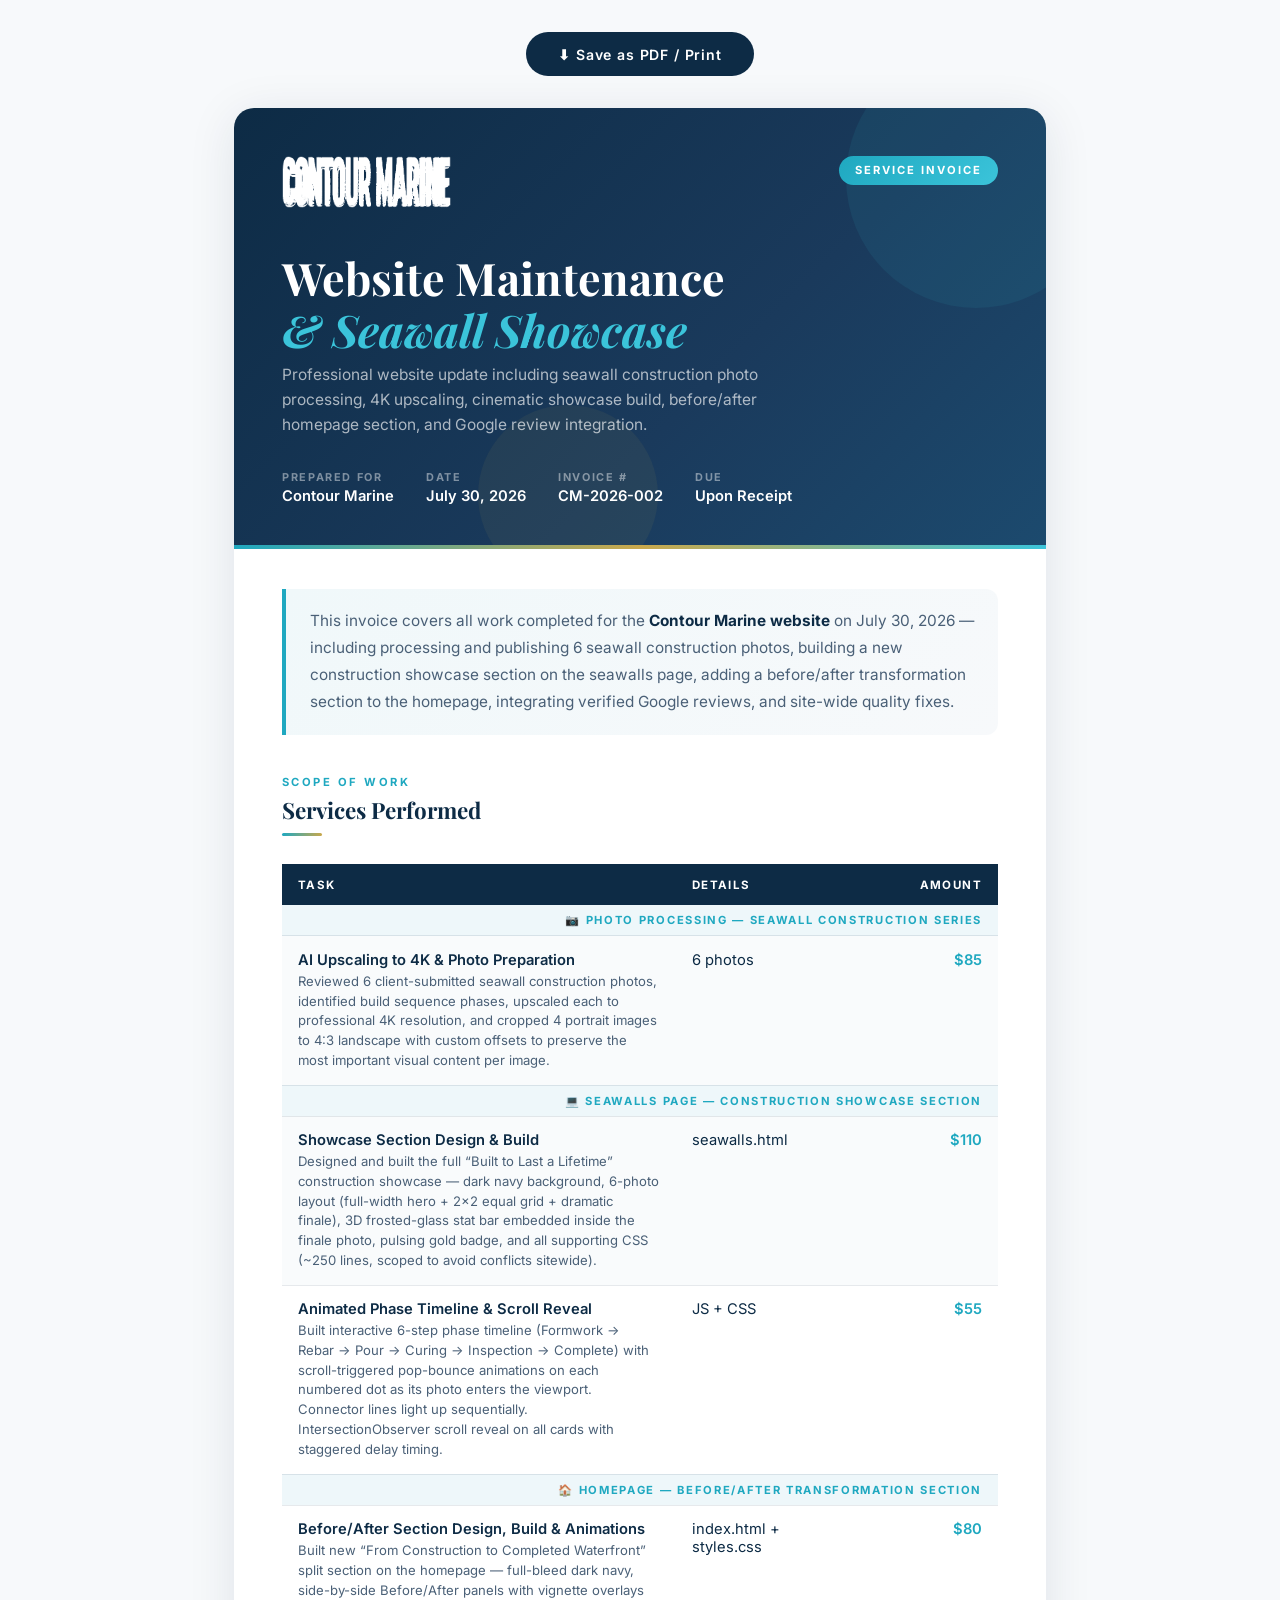
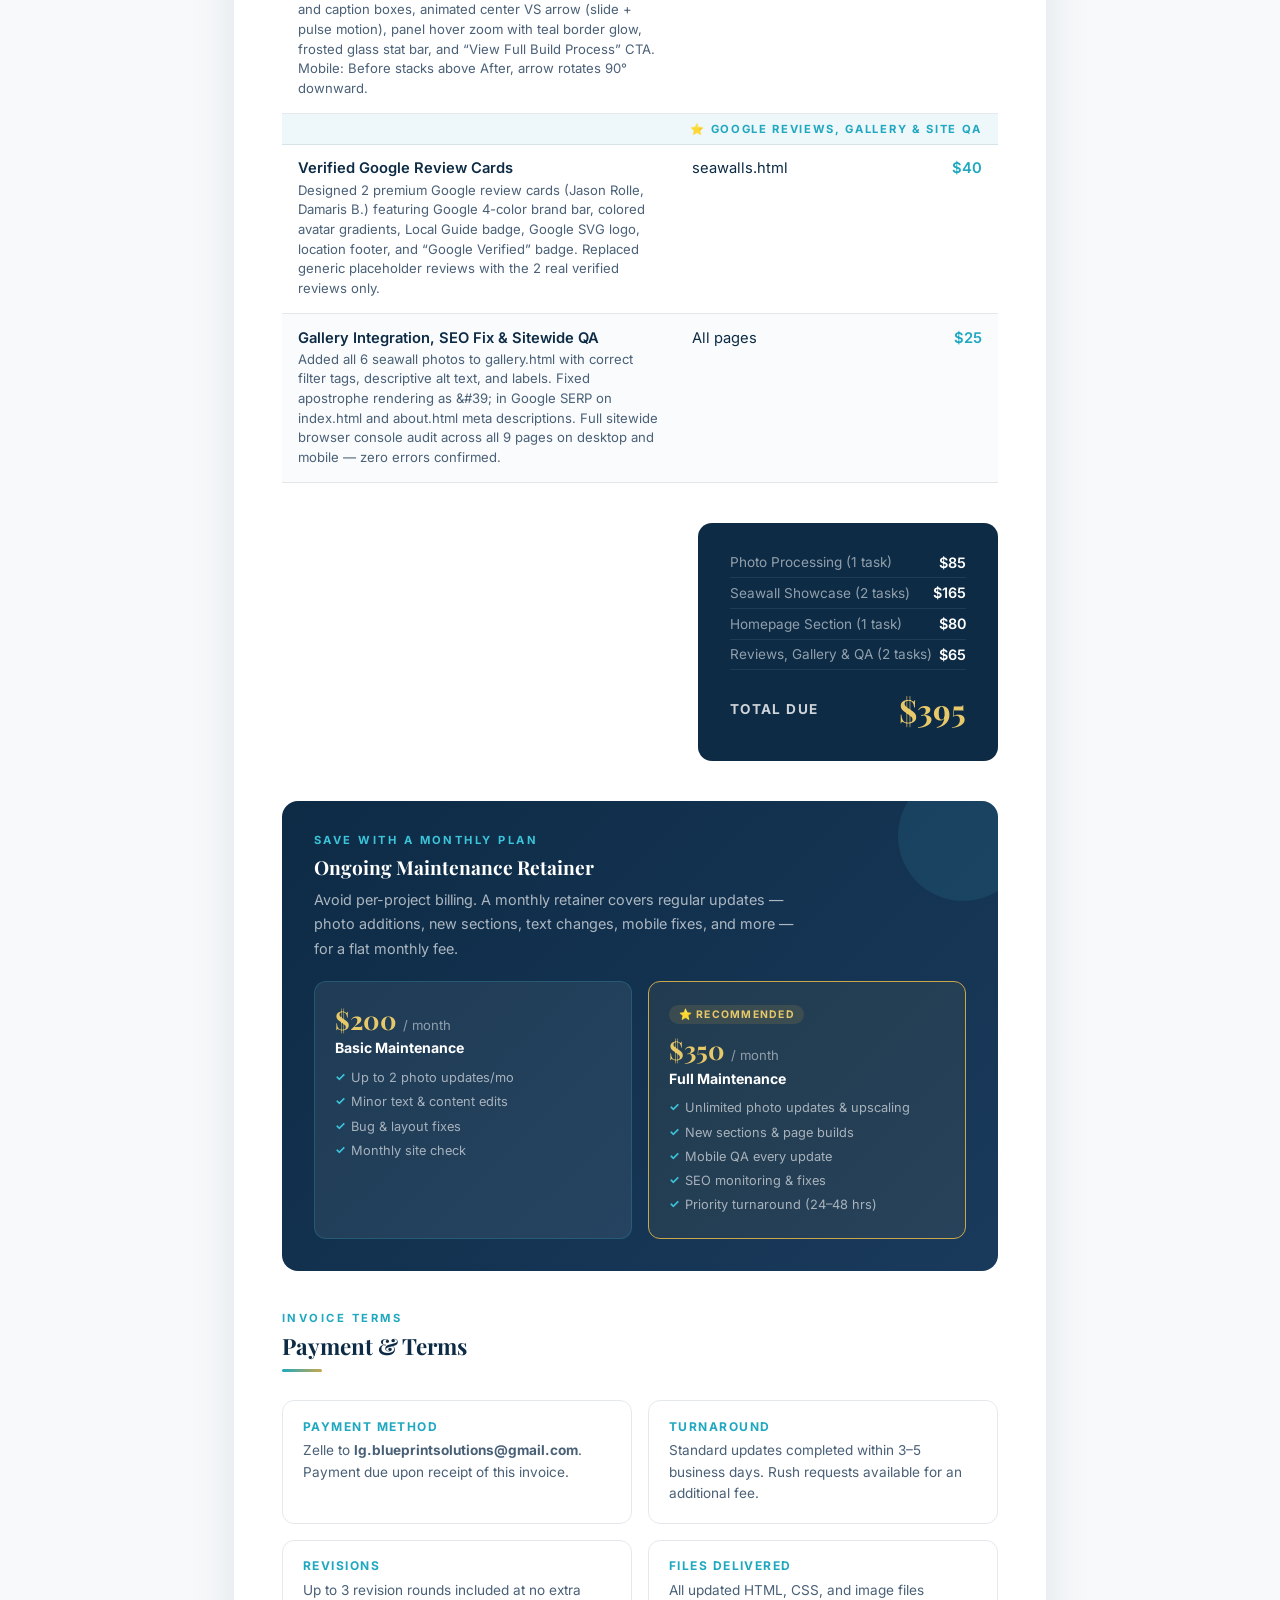
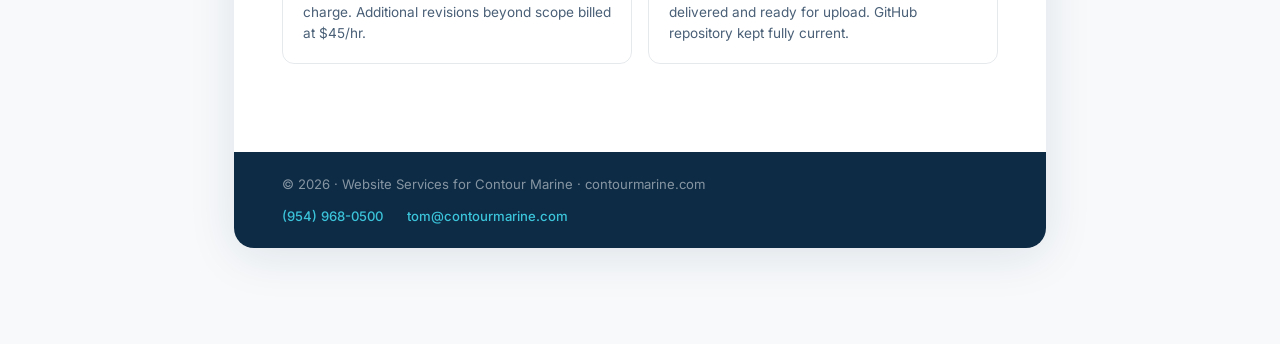
<file: invoice-002.html>
<!DOCTYPE html>
<html lang="en">
<head>
  <meta charset="UTF-8" />
  <meta name="viewport" content="width=device-width, initial-scale=1.0" />
  <title>Invoice CM-2026-002 — Contour Marine</title>
  <link href="https://fonts.googleapis.com/css2?family=Playfair+Display:wght@600;700;800&family=Inter:wght@400;500;600;700&display=swap" rel="stylesheet" />
  <style>
    *, *::before, *::after { box-sizing: border-box; margin: 0; padding: 0; }

    :root {
      --navy: #0d2b45;
      --navy-light: #1a3a5c;
      --teal: #1fa8c0;
      --teal-bright: #3bc4da;
      --gold: #c9a84c;
      --gold-light: #e8c96a;
      --white: #ffffff;
      --off-white: #f7f9fb;
      --text-mid: #4a6077;
      --border: rgba(13,43,69,0.10);
    }

    body {
      font-family: 'Inter', sans-serif;
      background: var(--off-white);
      color: var(--navy);
      min-height: 100vh;
    }

    @media print {
      body { background: white; }
      .no-print { display: none !important; }
      .page { box-shadow: none !important; margin: 0 !important; border-radius: 0 !important; }
    }

    .wrapper {
      max-width: 860px;
      margin: 0 auto;
      padding: 2rem 1.5rem 4rem;
    }

    .page {
      background: white;
      border-radius: 20px;
      box-shadow: 0 8px 48px rgba(13,43,69,0.10);
      overflow: hidden;
      margin-bottom: 2rem;
    }

    /* ── HEADER ── */
    .header {
      background: linear-gradient(135deg, var(--navy) 0%, var(--navy-light) 60%, #1c4a6e 100%);
      padding: 3rem 3rem 2.5rem;
      position: relative;
      overflow: hidden;
    }
    .header::before {
      content: '';
      position: absolute;
      top: -60px; right: -60px;
      width: 260px; height: 260px;
      border-radius: 50%;
      background: rgba(59,196,218,0.08);
    }
    .header::after {
      content: '';
      position: absolute;
      bottom: -40px; left: 30%;
      width: 180px; height: 180px;
      border-radius: 50%;
      background: rgba(201,168,76,0.07);
    }
    .header-top {
      display: flex;
      justify-content: space-between;
      align-items: flex-start;
      margin-bottom: 2.5rem;
      position: relative; z-index: 1;
    }
    .logo-area img {
      height: 52px;
      width: auto;
      filter: brightness(0) invert(1);
    }
    .proposal-badge {
      background: linear-gradient(135deg, var(--teal), var(--teal-bright));
      color: white;
      font-size: 0.7rem;
      font-weight: 700;
      letter-spacing: 0.18em;
      text-transform: uppercase;
      padding: 0.45rem 1rem;
      border-radius: 50px;
    }
    .header-title {
      position: relative; z-index: 1;
    }
    .header-title h1 {
      font-family: 'Playfair Display', serif;
      font-size: clamp(1.8rem, 4vw, 2.8rem);
      color: white;
      line-height: 1.15;
      margin-bottom: 0.5rem;
    }
    .header-title h1 em {
      color: var(--teal-bright);
      font-style: italic;
    }
    .header-title p {
      color: rgba(255,255,255,0.65);
      font-size: 0.97rem;
      line-height: 1.6;
      max-width: 520px;
    }
    .header-meta {
      display: flex;
      gap: 2rem;
      margin-top: 2rem;
      position: relative; z-index: 1;
    }
    .header-meta-item {
      display: flex;
      flex-direction: column;
      gap: 0.2rem;
    }
    .header-meta-item .label {
      font-size: 0.68rem;
      font-weight: 700;
      letter-spacing: 0.15em;
      text-transform: uppercase;
      color: rgba(255,255,255,0.45);
    }
    .header-meta-item .value {
      font-size: 0.92rem;
      font-weight: 600;
      color: white;
    }
    .gold-bar {
      height: 4px;
      background: linear-gradient(90deg, var(--teal), var(--gold), var(--teal-bright));
    }

    /* ── BODY ── */
    .body {
      padding: 2.5rem 3rem 3rem;
    }

    .section-label {
      font-size: 0.7rem;
      font-weight: 700;
      letter-spacing: 0.22em;
      text-transform: uppercase;
      color: var(--teal);
      display: block;
      margin-bottom: 0.4rem;
    }
    .section-title {
      font-family: 'Playfair Display', serif;
      font-size: 1.4rem;
      color: var(--navy);
      margin-bottom: 0.5rem;
    }
    .divider {
      width: 40px;
      height: 3px;
      background: linear-gradient(90deg, var(--teal), var(--gold));
      border-radius: 2px;
      margin-bottom: 1.75rem;
    }

    /* ── INTRO BOX ── */
    .intro-box {
      background: linear-gradient(135deg, #f0f8fa, #f7f9fb);
      border-left: 4px solid var(--teal);
      border-radius: 0 12px 12px 0;
      padding: 1.2rem 1.5rem;
      margin-bottom: 2.5rem;
      font-size: 0.96rem;
      line-height: 1.75;
      color: var(--text-mid);
    }
    .intro-box strong { color: var(--navy); }

    /* ── WORK TABLE ── */
    .work-table {
      width: 100%;
      border-collapse: collapse;
      margin-bottom: 2.5rem;
      font-size: 0.92rem;
    }
    .work-table thead tr {
      background: var(--navy);
      color: white;
    }
    .work-table thead th {
      padding: 0.85rem 1rem;
      text-align: left;
      font-size: 0.72rem;
      font-weight: 700;
      letter-spacing: 0.12em;
      text-transform: uppercase;
    }
    .work-table thead th:last-child { text-align: right; }
    .work-table tbody tr {
      border-bottom: 1px solid var(--border);
    }
    .work-table tbody tr:nth-child(even) { background: #f9fbfc; }
    .work-table tbody tr:hover { background: #eef7fa; }
    .work-table td {
      padding: 0.9rem 1rem;
      vertical-align: top;
      color: var(--navy);
    }
    .work-table td:last-child {
      text-align: right;
      font-weight: 600;
      color: var(--teal);
      white-space: nowrap;
    }
    .work-table .task-name {
      font-weight: 600;
      color: var(--navy);
      display: block;
      margin-bottom: 0.2rem;
    }
    .work-table .task-desc {
      font-size: 0.82rem;
      color: var(--text-mid);
      line-height: 1.5;
    }
    .work-table .category-row td {
      background: #eef7fa;
      color: var(--teal);
      font-size: 0.7rem;
      font-weight: 700;
      letter-spacing: 0.15em;
      text-transform: uppercase;
      padding: 0.5rem 1rem;
    }

    /* ── TOTAL BOX ── */
    .total-area {
      display: flex;
      justify-content: flex-end;
      margin-bottom: 2.5rem;
    }
    .total-box {
      background: var(--navy);
      border-radius: 14px;
      padding: 1.5rem 2rem;
      min-width: 300px;
    }
    .total-row {
      display: flex;
      justify-content: space-between;
      align-items: center;
      padding: 0.4rem 0;
      font-size: 0.9rem;
      color: rgba(255,255,255,0.6);
      border-bottom: 1px solid rgba(255,255,255,0.08);
    }
    .total-row:last-child { border-bottom: none; }
    .total-row.grand {
      padding-top: 0.85rem;
      margin-top: 0.25rem;
    }
    .total-row.grand .total-label {
      font-size: 0.85rem;
      font-weight: 700;
      letter-spacing: 0.1em;
      text-transform: uppercase;
      color: rgba(255,255,255,0.8);
    }
    .total-row.grand .total-amount {
      font-family: 'Playfair Display', serif;
      font-size: 2rem;
      font-weight: 700;
      color: var(--gold-light);
    }
    .total-row .total-label { color: rgba(255,255,255,0.55); font-size: 0.85rem; }
    .total-row .total-amount { color: white; font-weight: 600; }

    /* ── RETAINER ── */
    .retainer-section {
      background: linear-gradient(135deg, var(--navy), var(--navy-light));
      border-radius: 16px;
      padding: 2rem;
      margin-bottom: 2.5rem;
      color: white;
      position: relative;
      overflow: hidden;
    }
    .retainer-section::before {
      content: '';
      position: absolute;
      top: -30px; right: -30px;
      width: 130px; height: 130px;
      border-radius: 50%;
      background: rgba(59,196,218,0.1);
    }
    .retainer-section .section-label { color: var(--teal-bright); }
    .retainer-section .section-title { color: white; font-size: 1.2rem; }
    .retainer-section p {
      color: rgba(255,255,255,0.65);
      font-size: 0.9rem;
      line-height: 1.7;
      margin-bottom: 1.25rem;
      max-width: 500px;
    }
    .retainer-cards {
      display: grid;
      grid-template-columns: 1fr 1fr;
      gap: 1rem;
      position: relative; z-index: 1;
    }
    .retainer-card {
      background: rgba(255,255,255,0.07);
      border: 1px solid rgba(59,196,218,0.2);
      border-radius: 12px;
      padding: 1.25rem;
    }
    .retainer-card .price {
      font-family: 'Playfair Display', serif;
      font-size: 1.6rem;
      font-weight: 700;
      color: var(--gold-light);
      margin-bottom: 0.2rem;
    }
    .retainer-card .price span {
      font-family: 'Inter', sans-serif;
      font-size: 0.82rem;
      color: rgba(255,255,255,0.5);
      font-weight: 400;
    }
    .retainer-card h4 {
      font-size: 0.88rem;
      font-weight: 700;
      color: white;
      margin-bottom: 0.6rem;
    }
    .retainer-card ul { list-style: none; padding: 0; }
    .retainer-card ul li {
      font-size: 0.8rem;
      color: rgba(255,255,255,0.6);
      padding: 0.2rem 0 0.2rem 1rem;
      position: relative;
      line-height: 1.4;
    }
    .retainer-card ul li::before {
      content: '✓';
      position: absolute;
      left: 0;
      color: var(--teal-bright);
      font-weight: 700;
      font-size: 0.75rem;
    }
    .retainer-card.highlight {
      border-color: var(--gold);
      background: rgba(201,168,76,0.08);
    }
    .retainer-card.highlight .recommended {
      font-size: 0.65rem;
      font-weight: 700;
      letter-spacing: 0.12em;
      text-transform: uppercase;
      color: var(--gold-light);
      background: rgba(201,168,76,0.15);
      border-radius: 50px;
      padding: 0.2rem 0.6rem;
      display: inline-block;
      margin-bottom: 0.5rem;
    }

    /* ── TERMS ── */
    .terms-grid {
      display: grid;
      grid-template-columns: 1fr 1fr;
      gap: 1rem;
      margin-bottom: 2.5rem;
    }
    .term-box {
      border: 1px solid var(--border);
      border-radius: 12px;
      padding: 1.1rem 1.25rem;
    }
    .term-box h5 {
      font-size: 0.75rem;
      font-weight: 700;
      letter-spacing: 0.12em;
      text-transform: uppercase;
      color: var(--teal);
      margin-bottom: 0.4rem;
    }
    .term-box p {
      font-size: 0.85rem;
      color: var(--text-mid);
      line-height: 1.6;
    }

    /* ── FOOTER ── */
    .footer-bar {
      background: var(--navy);
      padding: 1.5rem 3rem;
      display: flex;
      justify-content: space-between;
      align-items: center;
      gap: 1rem;
      flex-wrap: wrap;
    }
    .footer-bar p {
      font-size: 0.82rem;
      color: rgba(255,255,255,0.5);
    }
    .footer-bar .contact-info {
      display: flex;
      gap: 1.5rem;
      flex-wrap: wrap;
    }
    .footer-bar .contact-info a {
      font-size: 0.82rem;
      color: var(--teal-bright);
      text-decoration: none;
      font-weight: 500;
    }

    .print-btn {
      display: block;
      width: fit-content;
      margin: 0 auto 2rem;
      background: var(--navy);
      color: white;
      border: none;
      border-radius: 50px;
      padding: 0.85rem 2rem;
      font-size: 0.88rem;
      font-weight: 600;
      letter-spacing: 0.06em;
      cursor: pointer;
      text-decoration: none;
      transition: background 0.2s;
    }
    .print-btn:hover { background: var(--navy-light); }

    @media (max-width: 600px) {
      .header { padding: 2rem 1.5rem; }
      .body { padding: 1.75rem 1.5rem 2rem; }
      .header-meta { flex-wrap: wrap; gap: 1rem; }
      .retainer-cards { grid-template-columns: 1fr; }
      .terms-grid { grid-template-columns: 1fr; }
      .total-box { min-width: unset; width: 100%; }
      .total-area { justify-content: stretch; }
      .footer-bar { flex-direction: column; align-items: flex-start; }
    }
  </style>
</head>
<body>

<div class="wrapper">

  <a href="javascript:window.print()" class="print-btn no-print">⬇ Save as PDF / Print</a>

  <div class="page">

    <!-- HEADER -->
    <div class="header">
      <div class="header-top">
        <div class="logo-area">
          <img src="images/logo-final.png" alt="Contour Marine" />
        </div>
        <div class="proposal-badge">Service Invoice</div>
      </div>
      <div class="header-title">
        <h1>Website Maintenance<br /><em>&amp; Seawall Showcase</em></h1>
        <p>Professional website update including seawall construction photo processing, 4K upscaling, cinematic showcase build, before/after homepage section, and Google review integration.</p>
      </div>
      <div class="header-meta">
        <div class="header-meta-item">
          <span class="label">Prepared For</span>
          <span class="value">Contour Marine</span>
        </div>
        <div class="header-meta-item">
          <span class="label">Date</span>
          <span class="value">July 30, 2026</span>
        </div>
        <div class="header-meta-item">
          <span class="label">Invoice #</span>
          <span class="value">CM-2026-002</span>
        </div>
        <div class="header-meta-item">
          <span class="label">Due</span>
          <span class="value">Upon Receipt</span>
        </div>
      </div>
    </div>
    <div class="gold-bar"></div>

    <!-- BODY -->
    <div class="body">

      <div class="intro-box">
        This invoice covers all work completed for the <strong>Contour Marine website</strong> on July 30, 2026 — including processing and publishing 6 seawall construction photos, building a new construction showcase section on the seawalls page, adding a before/after transformation section to the homepage, integrating verified Google reviews, and site-wide quality fixes.
      </div>

      <span class="section-label">Scope of Work</span>
      <h2 class="section-title">Services Performed</h2>
      <div class="divider"></div>

      <table class="work-table">
        <thead>
          <tr>
            <th style="width:55%">Task</th>
            <th style="width:20%">Details</th>
            <th>Amount</th>
          </tr>
        </thead>
        <tbody>

          <tr class="category-row"><td colspan="3">&#128247; Photo Processing &mdash; Seawall Construction Series</td></tr>
          <tr>
            <td>
              <span class="task-name">AI Upscaling to 4K &amp; Photo Preparation</span>
              <span class="task-desc">Reviewed 6 client-submitted seawall construction photos, identified build sequence phases, upscaled each to professional 4K resolution, and cropped 4 portrait images to 4:3 landscape with custom offsets to preserve the most important visual content per image.</span>
            </td>
            <td>6 photos</td>
            <td>$85</td>
          </tr>

          <tr class="category-row"><td colspan="3">&#128187; Seawalls Page &mdash; Construction Showcase Section</td></tr>
          <tr>
            <td>
              <span class="task-name">Showcase Section Design &amp; Build</span>
              <span class="task-desc">Designed and built the full &ldquo;Built to Last a Lifetime&rdquo; construction showcase &mdash; dark navy background, 6-photo layout (full-width hero + 2&times;2 equal grid + dramatic finale), 3D frosted-glass stat bar embedded inside the finale photo, pulsing gold badge, and all supporting CSS (~250 lines, scoped to avoid conflicts sitewide).</span>
            </td>
            <td>seawalls.html</td>
            <td>$110</td>
          </tr>
          <tr>
            <td>
              <span class="task-name">Animated Phase Timeline &amp; Scroll Reveal</span>
              <span class="task-desc">Built interactive 6-step phase timeline (Formwork &rarr; Rebar &rarr; Pour &rarr; Curing &rarr; Inspection &rarr; Complete) with scroll-triggered pop-bounce animations on each numbered dot as its photo enters the viewport. Connector lines light up sequentially. IntersectionObserver scroll reveal on all cards with staggered delay timing.</span>
            </td>
            <td>JS + CSS</td>
            <td>$55</td>
          </tr>

          <tr class="category-row"><td colspan="3">&#127968; Homepage &mdash; Before/After Transformation Section</td></tr>
          <tr>
            <td>
              <span class="task-name">Before/After Section Design, Build &amp; Animations</span>
              <span class="task-desc">Built new &ldquo;From Construction to Completed Waterfront&rdquo; split section on the homepage &mdash; full-bleed dark navy, side-by-side Before/After panels with vignette overlays and caption boxes, animated center VS arrow (slide + pulse motion), panel hover zoom with teal border glow, frosted glass stat bar, and &ldquo;View Full Build Process&rdquo; CTA. Mobile: Before stacks above After, arrow rotates 90&deg; downward.</span>
            </td>
            <td>index.html + styles.css</td>
            <td>$80</td>
          </tr>

          <tr class="category-row"><td colspan="3">&#11088; Google Reviews, Gallery &amp; Site QA</td></tr>
          <tr>
            <td>
              <span class="task-name">Verified Google Review Cards</span>
              <span class="task-desc">Designed 2 premium Google review cards (Jason Rolle, Damaris B.) featuring Google 4-color brand bar, colored avatar gradients, Local Guide badge, Google SVG logo, location footer, and &ldquo;Google Verified&rdquo; badge. Replaced generic placeholder reviews with the 2 real verified reviews only.</span>
            </td>
            <td>seawalls.html</td>
            <td>$40</td>
          </tr>
          <tr>
            <td>
              <span class="task-name">Gallery Integration, SEO Fix &amp; Sitewide QA</span>
              <span class="task-desc">Added all 6 seawall photos to gallery.html with correct filter tags, descriptive alt text, and labels. Fixed apostrophe rendering as &amp;#39; in Google SERP on index.html and about.html meta descriptions. Full sitewide browser console audit across all 9 pages on desktop and mobile &mdash; zero errors confirmed.</span>
            </td>
            <td>All pages</td>
            <td>$25</td>
          </tr>

        </tbody>
      </table>

      <!-- Total -->
      <div class="total-area">
        <div class="total-box">
          <div class="total-row">
            <span class="total-label">Photo Processing (1 task)</span>
            <span class="total-amount">$85</span>
          </div>
          <div class="total-row">
            <span class="total-label">Seawall Showcase (2 tasks)</span>
            <span class="total-amount">$165</span>
          </div>
          <div class="total-row">
            <span class="total-label">Homepage Section (1 task)</span>
            <span class="total-amount">$80</span>
          </div>
          <div class="total-row">
            <span class="total-label">Reviews, Gallery &amp; QA (2 tasks)</span>
            <span class="total-amount">$65</span>
          </div>
          <div class="total-row grand">
            <span class="total-label">Total Due</span>
            <span class="total-amount">$395</span>
          </div>
        </div>
      </div>

      <!-- Retainer -->
      <div class="retainer-section">
        <span class="section-label">Save with a Monthly Plan</span>
        <h3 class="section-title">Ongoing Maintenance Retainer</h3>
        <p>Avoid per-project billing. A monthly retainer covers regular updates — photo additions, new sections, text changes, mobile fixes, and more — for a flat monthly fee.</p>
        <div class="retainer-cards">
          <div class="retainer-card">
            <div class="price">$200 <span>/ month</span></div>
            <h4>Basic Maintenance</h4>
            <ul>
              <li>Up to 2 photo updates/mo</li>
              <li>Minor text &amp; content edits</li>
              <li>Bug &amp; layout fixes</li>
              <li>Monthly site check</li>
            </ul>
          </div>
          <div class="retainer-card highlight">
            <span class="recommended">⭐ Recommended</span>
            <div class="price">$350 <span>/ month</span></div>
            <h4>Full Maintenance</h4>
            <ul>
              <li>Unlimited photo updates &amp; upscaling</li>
              <li>New sections &amp; page builds</li>
              <li>Mobile QA every update</li>
              <li>SEO monitoring &amp; fixes</li>
              <li>Priority turnaround (24–48 hrs)</li>
            </ul>
          </div>
        </div>
      </div>

      <!-- Terms -->
      <span class="section-label">Invoice Terms</span>
      <h2 class="section-title">Payment &amp; Terms</h2>
      <div class="divider"></div>

      <div class="terms-grid">
        <div class="term-box">
          <h5>Payment Method</h5>
          <p>Zelle to <strong>lg.blueprintsolutions@gmail.com</strong>. Payment due upon receipt of this invoice.</p>
        </div>
        <div class="term-box">
          <h5>Turnaround</h5>
          <p>Standard updates completed within 3–5 business days. Rush requests available for an additional fee.</p>
        </div>
        <div class="term-box">
          <h5>Revisions</h5>
          <p>Up to 3 revision rounds included at no extra charge. Additional revisions beyond scope billed at $45/hr.</p>
        </div>
        <div class="term-box">
          <h5>Files Delivered</h5>
          <p>All updated HTML, CSS, and image files delivered and ready for upload. GitHub repository kept fully current.</p>
        </div>
      </div>

    </div><!-- /.body -->

    <!-- FOOTER -->
    <div class="footer-bar">
      <p>© 2026 · Website Services for Contour Marine · contourmarine.com</p>
      <div class="contact-info">
        <a href="tel:+19549680500">(954) 968-0500</a>
        <a href="mailto:tom@contourmarine.com">tom@contourmarine.com</a>
      </div>
    </div>

  </div><!-- /.page -->
</div><!-- /.wrapper -->

</body>
</html>
</file>
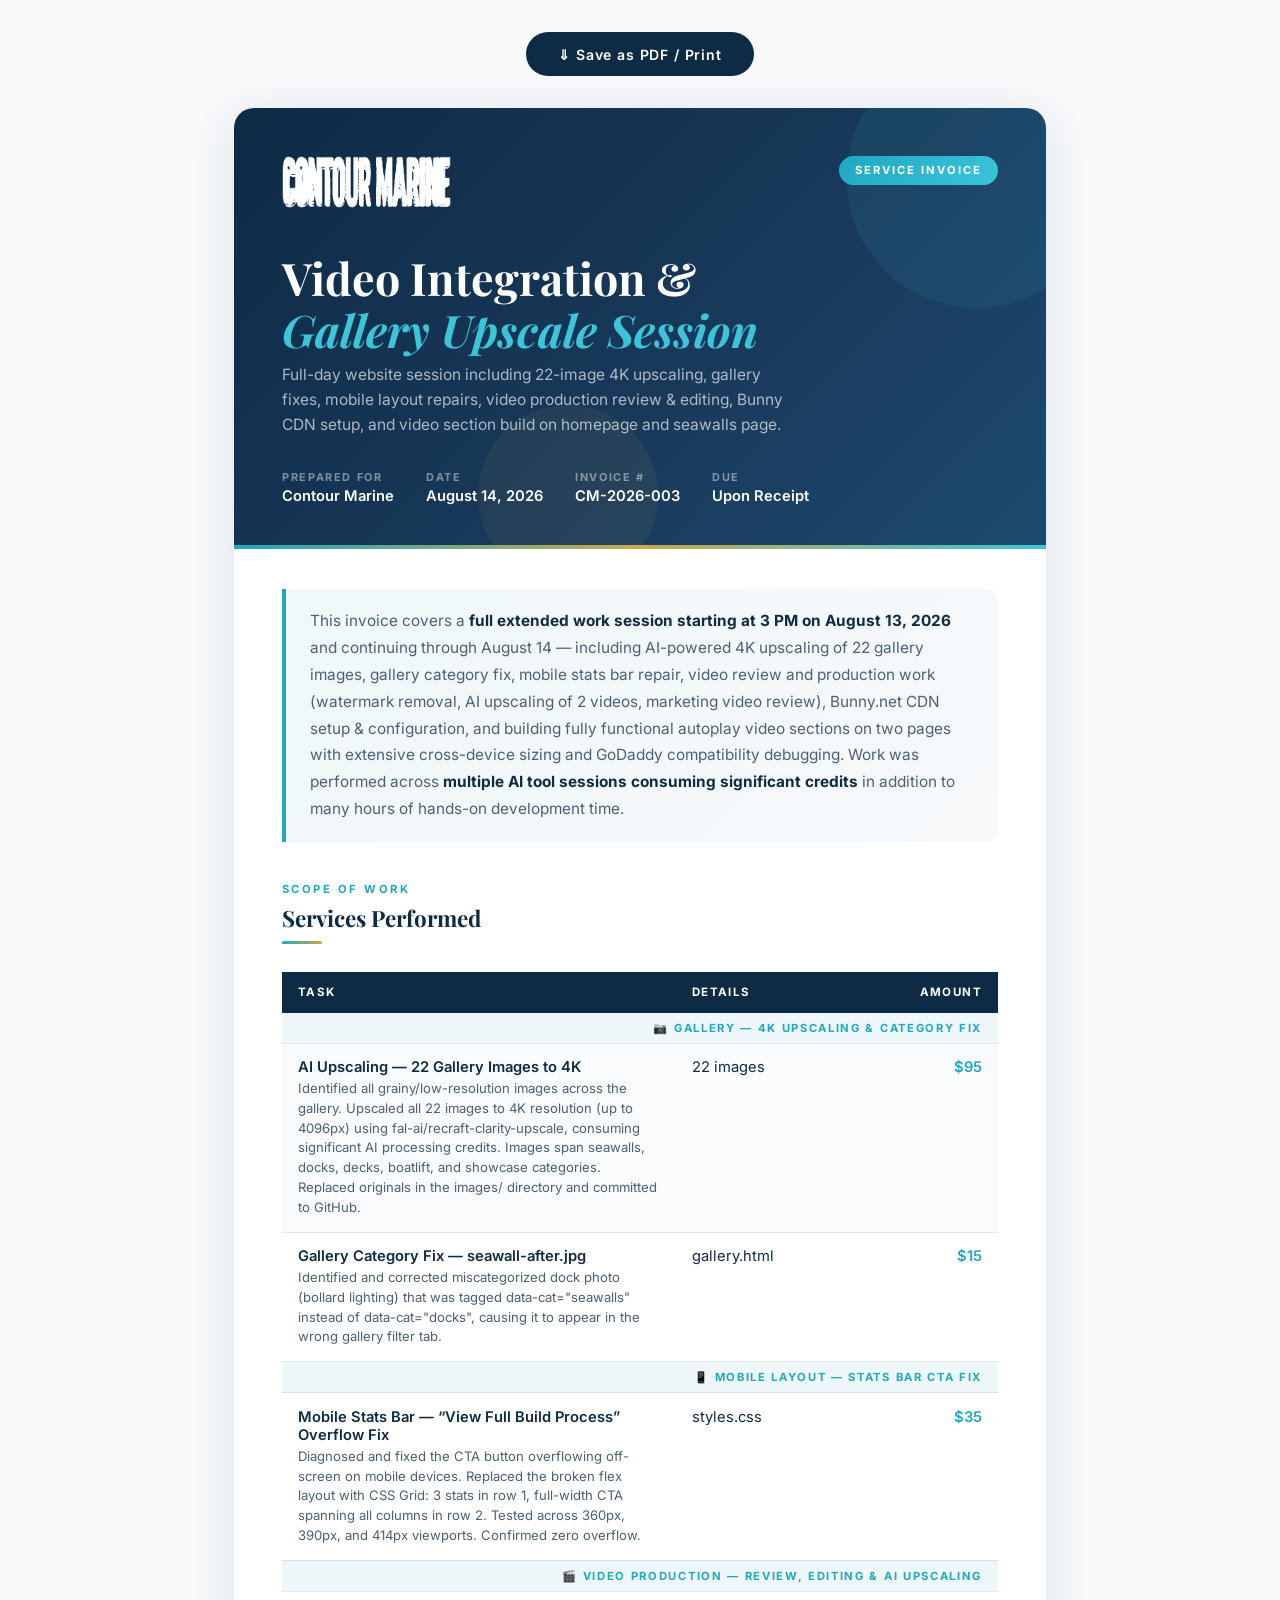
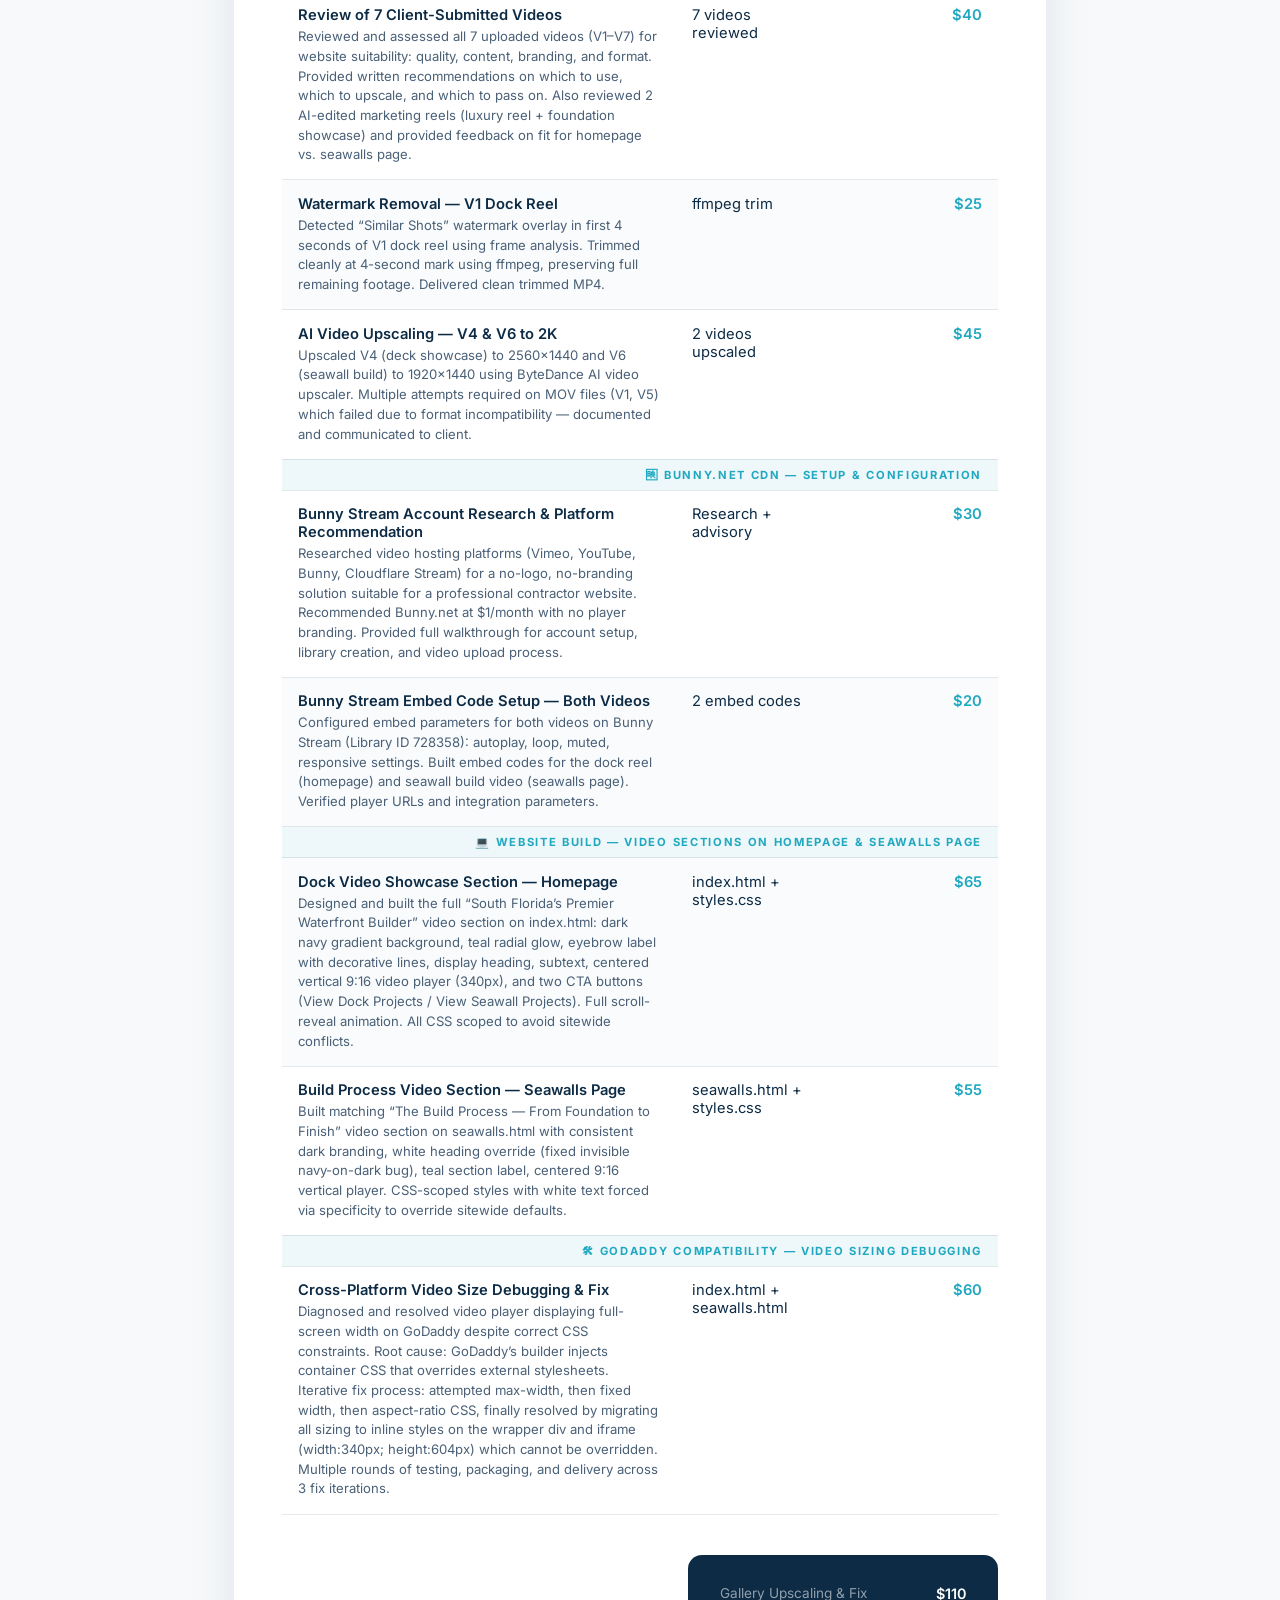
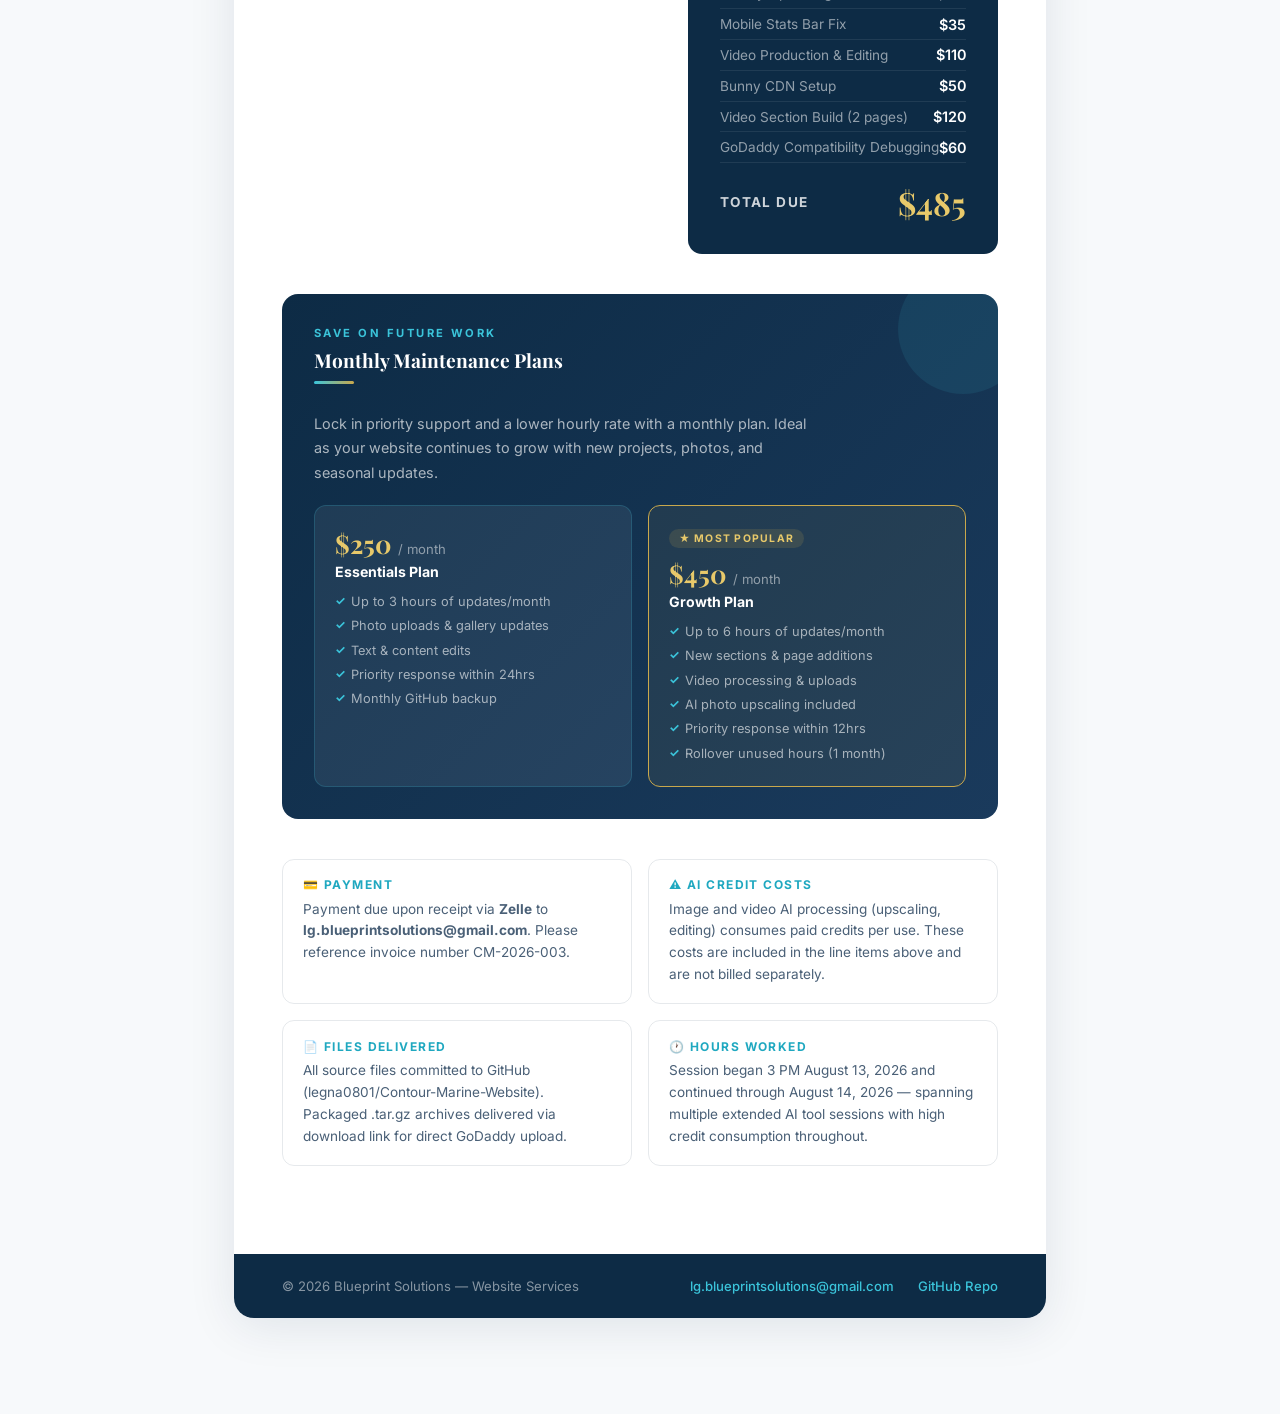
<file: invoice-003.html>
<!DOCTYPE html>
<html lang="en">
<head>
  <meta charset="UTF-8" />
  <meta name="viewport" content="width=device-width, initial-scale=1.0" />
  <title>Invoice CM-2026-003 — Contour Marine</title>
  <link href="https://fonts.googleapis.com/css2?family=Playfair+Display:wght@600;700;800&family=Inter:wght@400;500;600;700&display=swap" rel="stylesheet" />
  <style>
    *, *::before, *::after { box-sizing: border-box; margin: 0; padding: 0; }

    :root {
      --navy: #0d2b45;
      --navy-light: #1a3a5c;
      --teal: #1fa8c0;
      --teal-bright: #3bc4da;
      --gold: #c9a84c;
      --gold-light: #e8c96a;
      --white: #ffffff;
      --off-white: #f7f9fb;
      --text-mid: #4a6077;
      --border: rgba(13,43,69,0.10);
    }

    body {
      font-family: 'Inter', sans-serif;
      background: var(--off-white);
      color: var(--navy);
      min-height: 100vh;
    }

    @media print {
      body { background: white; }
      .no-print { display: none !important; }
      .page { box-shadow: none !important; margin: 0 !important; border-radius: 0 !important; }
    }

    .wrapper {
      max-width: 860px;
      margin: 0 auto;
      padding: 2rem 1.5rem 4rem;
    }

    .page {
      background: white;
      border-radius: 20px;
      box-shadow: 0 8px 48px rgba(13,43,69,0.10);
      overflow: hidden;
      margin-bottom: 2rem;
    }

    /* ── HEADER ── */
    .header {
      background: linear-gradient(135deg, var(--navy) 0%, var(--navy-light) 60%, #1c4a6e 100%);
      padding: 3rem 3rem 2.5rem;
      position: relative;
      overflow: hidden;
    }
    .header::before {
      content: '';
      position: absolute;
      top: -60px; right: -60px;
      width: 260px; height: 260px;
      border-radius: 50%;
      background: rgba(59,196,218,0.08);
    }
    .header::after {
      content: '';
      position: absolute;
      bottom: -40px; left: 30%;
      width: 180px; height: 180px;
      border-radius: 50%;
      background: rgba(201,168,76,0.07);
    }
    .header-top {
      display: flex;
      justify-content: space-between;
      align-items: flex-start;
      margin-bottom: 2.5rem;
      position: relative; z-index: 1;
    }
    .logo-area img {
      height: 52px;
      width: auto;
      filter: brightness(0) invert(1);
    }
    .proposal-badge {
      background: linear-gradient(135deg, var(--teal), var(--teal-bright));
      color: white;
      font-size: 0.7rem;
      font-weight: 700;
      letter-spacing: 0.18em;
      text-transform: uppercase;
      padding: 0.45rem 1rem;
      border-radius: 50px;
    }
    .header-title {
      position: relative; z-index: 1;
    }
    .header-title h1 {
      font-family: 'Playfair Display', serif;
      font-size: clamp(1.8rem, 4vw, 2.8rem);
      color: white;
      line-height: 1.15;
      margin-bottom: 0.5rem;
    }
    .header-title h1 em {
      color: var(--teal-bright);
      font-style: italic;
    }
    .header-title p {
      color: rgba(255,255,255,0.65);
      font-size: 0.97rem;
      line-height: 1.6;
      max-width: 520px;
    }
    .header-meta {
      display: flex;
      gap: 2rem;
      margin-top: 2rem;
      position: relative; z-index: 1;
    }
    .header-meta-item {
      display: flex;
      flex-direction: column;
      gap: 0.2rem;
    }
    .header-meta-item .label {
      font-size: 0.68rem;
      font-weight: 700;
      letter-spacing: 0.15em;
      text-transform: uppercase;
      color: rgba(255,255,255,0.45);
    }
    .header-meta-item .value {
      font-size: 0.92rem;
      font-weight: 600;
      color: white;
    }
    .gold-bar {
      height: 4px;
      background: linear-gradient(90deg, var(--teal), var(--gold), var(--teal-bright));
    }

    /* ── BODY ── */
    .body {
      padding: 2.5rem 3rem 3rem;
    }

    .section-label {
      font-size: 0.7rem;
      font-weight: 700;
      letter-spacing: 0.22em;
      text-transform: uppercase;
      color: var(--teal);
      display: block;
      margin-bottom: 0.4rem;
    }
    .section-title {
      font-family: 'Playfair Display', serif;
      font-size: 1.4rem;
      color: var(--navy);
      margin-bottom: 0.5rem;
    }
    .divider {
      width: 40px;
      height: 3px;
      background: linear-gradient(90deg, var(--teal), var(--gold));
      border-radius: 2px;
      margin-bottom: 1.75rem;
    }

    /* ── INTRO BOX ── */
    .intro-box {
      background: linear-gradient(135deg, #f0f8fa, #f7f9fb);
      border-left: 4px solid var(--teal);
      border-radius: 0 12px 12px 0;
      padding: 1.2rem 1.5rem;
      margin-bottom: 2.5rem;
      font-size: 0.96rem;
      line-height: 1.75;
      color: var(--text-mid);
    }
    .intro-box strong { color: var(--navy); }

    /* ── WORK TABLE ── */
    .work-table {
      width: 100%;
      border-collapse: collapse;
      margin-bottom: 2.5rem;
      font-size: 0.92rem;
    }
    .work-table thead tr {
      background: var(--navy);
      color: white;
    }
    .work-table thead th {
      padding: 0.85rem 1rem;
      text-align: left;
      font-size: 0.72rem;
      font-weight: 700;
      letter-spacing: 0.12em;
      text-transform: uppercase;
    }
    .work-table thead th:last-child { text-align: right; }
    .work-table tbody tr {
      border-bottom: 1px solid var(--border);
    }
    .work-table tbody tr:nth-child(even) { background: #f9fbfc; }
    .work-table tbody tr:hover { background: #eef7fa; }
    .work-table td {
      padding: 0.9rem 1rem;
      vertical-align: top;
      color: var(--navy);
    }
    .work-table td:last-child {
      text-align: right;
      font-weight: 600;
      color: var(--teal);
      white-space: nowrap;
    }
    .work-table .task-name {
      font-weight: 600;
      color: var(--navy);
      display: block;
      margin-bottom: 0.2rem;
    }
    .work-table .task-desc {
      font-size: 0.82rem;
      color: var(--text-mid);
      line-height: 1.5;
    }
    .work-table .category-row td {
      background: #eef7fa;
      color: var(--teal);
      font-size: 0.7rem;
      font-weight: 700;
      letter-spacing: 0.15em;
      text-transform: uppercase;
      padding: 0.5rem 1rem;
    }

    /* ── TOTAL BOX ── */
    .total-area {
      display: flex;
      justify-content: flex-end;
      margin-bottom: 2.5rem;
    }
    .total-box {
      background: var(--navy);
      border-radius: 14px;
      padding: 1.5rem 2rem;
      min-width: 300px;
    }
    .total-row {
      display: flex;
      justify-content: space-between;
      align-items: center;
      padding: 0.4rem 0;
      font-size: 0.9rem;
      color: rgba(255,255,255,0.6);
      border-bottom: 1px solid rgba(255,255,255,0.08);
    }
    .total-row:last-child { border-bottom: none; }
    .total-row.grand {
      padding-top: 0.85rem;
      margin-top: 0.25rem;
    }
    .total-row.grand .total-label {
      font-size: 0.85rem;
      font-weight: 700;
      letter-spacing: 0.1em;
      text-transform: uppercase;
      color: rgba(255,255,255,0.8);
    }
    .total-row.grand .total-amount {
      font-family: 'Playfair Display', serif;
      font-size: 2rem;
      font-weight: 700;
      color: var(--gold-light);
    }
    .total-row .total-label { color: rgba(255,255,255,0.55); font-size: 0.85rem; }
    .total-row .total-amount { color: white; font-weight: 600; }

    /* ── RETAINER ── */
    .retainer-section {
      background: linear-gradient(135deg, var(--navy), var(--navy-light));
      border-radius: 16px;
      padding: 2rem;
      margin-bottom: 2.5rem;
      color: white;
      position: relative;
      overflow: hidden;
    }
    .retainer-section::before {
      content: '';
      position: absolute;
      top: -30px; right: -30px;
      width: 130px; height: 130px;
      border-radius: 50%;
      background: rgba(59,196,218,0.1);
    }
    .retainer-section .section-label { color: var(--teal-bright); }
    .retainer-section .section-title { color: white; font-size: 1.2rem; }
    .retainer-section p {
      color: rgba(255,255,255,0.65);
      font-size: 0.9rem;
      line-height: 1.7;
      margin-bottom: 1.25rem;
      max-width: 500px;
    }
    .retainer-cards {
      display: grid;
      grid-template-columns: 1fr 1fr;
      gap: 1rem;
      position: relative; z-index: 1;
    }
    .retainer-card {
      background: rgba(255,255,255,0.07);
      border: 1px solid rgba(59,196,218,0.2);
      border-radius: 12px;
      padding: 1.25rem;
    }
    .retainer-card .price {
      font-family: 'Playfair Display', serif;
      font-size: 1.6rem;
      font-weight: 700;
      color: var(--gold-light);
      margin-bottom: 0.2rem;
    }
    .retainer-card .price span {
      font-family: 'Inter', sans-serif;
      font-size: 0.82rem;
      color: rgba(255,255,255,0.5);
      font-weight: 400;
    }
    .retainer-card h4 {
      font-size: 0.88rem;
      font-weight: 700;
      color: white;
      margin-bottom: 0.6rem;
    }
    .retainer-card ul { list-style: none; padding: 0; }
    .retainer-card ul li {
      font-size: 0.8rem;
      color: rgba(255,255,255,0.6);
      padding: 0.2rem 0 0.2rem 1rem;
      position: relative;
      line-height: 1.4;
    }
    .retainer-card ul li::before {
      content: '✓';
      position: absolute;
      left: 0;
      color: var(--teal-bright);
      font-weight: 700;
      font-size: 0.75rem;
    }
    .retainer-card.highlight {
      border-color: var(--gold);
      background: rgba(201,168,76,0.08);
    }
    .retainer-card.highlight .recommended {
      font-size: 0.65rem;
      font-weight: 700;
      letter-spacing: 0.12em;
      text-transform: uppercase;
      color: var(--gold-light);
      background: rgba(201,168,76,0.15);
      border-radius: 50px;
      padding: 0.2rem 0.6rem;
      display: inline-block;
      margin-bottom: 0.5rem;
    }

    /* ── TERMS ── */
    .terms-grid {
      display: grid;
      grid-template-columns: 1fr 1fr;
      gap: 1rem;
      margin-bottom: 2.5rem;
    }
    .term-box {
      border: 1px solid var(--border);
      border-radius: 12px;
      padding: 1.1rem 1.25rem;
    }
    .term-box h5 {
      font-size: 0.75rem;
      font-weight: 700;
      letter-spacing: 0.12em;
      text-transform: uppercase;
      color: var(--teal);
      margin-bottom: 0.4rem;
    }
    .term-box p {
      font-size: 0.85rem;
      color: var(--text-mid);
      line-height: 1.6;
    }

    /* ── FOOTER ── */
    .footer-bar {
      background: var(--navy);
      padding: 1.5rem 3rem;
      display: flex;
      justify-content: space-between;
      align-items: center;
      gap: 1rem;
      flex-wrap: wrap;
    }
    .footer-bar p {
      font-size: 0.82rem;
      color: rgba(255,255,255,0.5);
    }
    .footer-bar .contact-info {
      display: flex;
      gap: 1.5rem;
      flex-wrap: wrap;
    }
    .footer-bar .contact-info a {
      font-size: 0.82rem;
      color: var(--teal-bright);
      text-decoration: none;
      font-weight: 500;
    }

    .print-btn {
      display: block;
      width: fit-content;
      margin: 0 auto 2rem;
      background: var(--navy);
      color: white;
      border: none;
      border-radius: 50px;
      padding: 0.85rem 2rem;
      font-size: 0.88rem;
      font-weight: 600;
      letter-spacing: 0.06em;
      cursor: pointer;
      text-decoration: none;
      transition: background 0.2s;
    }
    .print-btn:hover { background: var(--navy-light); }

    @media (max-width: 600px) {
      .header { padding: 2rem 1.5rem; }
      .body { padding: 1.75rem 1.5rem 2rem; }
      .header-meta { flex-wrap: wrap; gap: 1rem; }
      .retainer-cards { grid-template-columns: 1fr; }
      .terms-grid { grid-template-columns: 1fr; }
      .total-box { min-width: unset; width: 100%; }
      .total-area { justify-content: stretch; }
      .footer-bar { flex-direction: column; align-items: flex-start; }
    }
  </style>
</head>
<body>

<div class="wrapper">

  <a href="javascript:window.print()" class="print-btn no-print">&#8659; Save as PDF / Print</a>

  <div class="page">

    <!-- HEADER -->
    <div class="header">
      <div class="header-top">
        <div class="logo-area">
          <img src="images/logo-final.png" alt="Contour Marine" />
        </div>
        <div class="proposal-badge">Service Invoice</div>
      </div>
      <div class="header-title">
        <h1>Video Integration &amp;<br /><em>Gallery Upscale Session</em></h1>
        <p>Full-day website session including 22-image 4K upscaling, gallery fixes, mobile layout repairs, video production review &amp; editing, Bunny CDN setup, and video section build on homepage and seawalls page.</p>
      </div>
      <div class="header-meta">
        <div class="header-meta-item">
          <span class="label">Prepared For</span>
          <span class="value">Contour Marine</span>
        </div>
        <div class="header-meta-item">
          <span class="label">Date</span>
          <span class="value">August 14, 2026</span>
        </div>
        <div class="header-meta-item">
          <span class="label">Invoice #</span>
          <span class="value">CM-2026-003</span>
        </div>
        <div class="header-meta-item">
          <span class="label">Due</span>
          <span class="value">Upon Receipt</span>
        </div>
      </div>
    </div>
    <div class="gold-bar"></div>

    <!-- BODY -->
    <div class="body">

      <div class="intro-box">
        This invoice covers a <strong>full extended work session starting at 3 PM on August 13, 2026</strong> and continuing through August 14 — including AI-powered 4K upscaling of 22 gallery images, gallery category fix, mobile stats bar repair, video review and production work (watermark removal, AI upscaling of 2 videos, marketing video review), Bunny.net CDN setup &amp; configuration, and building fully functional autoplay video sections on two pages with extensive cross-device sizing and GoDaddy compatibility debugging. Work was performed across <strong>multiple AI tool sessions consuming significant credits</strong> in addition to many hours of hands-on development time.
      </div>

      <span class="section-label">Scope of Work</span>
      <h2 class="section-title">Services Performed</h2>
      <div class="divider"></div>

      <table class="work-table">
        <thead>
          <tr>
            <th style="width:55%">Task</th>
            <th style="width:20%">Details</th>
            <th>Amount</th>
          </tr>
        </thead>
        <tbody>

          <!-- GALLERY -->
          <tr class="category-row"><td colspan="3">&#128247; Gallery &mdash; 4K Upscaling &amp; Category Fix</td></tr>
          <tr>
            <td>
              <span class="task-name">AI Upscaling &mdash; 22 Gallery Images to 4K</span>
              <span class="task-desc">Identified all grainy/low-resolution images across the gallery. Upscaled all 22 images to 4K resolution (up to 4096px) using fal-ai/recraft-clarity-upscale, consuming significant AI processing credits. Images span seawalls, docks, decks, boatlift, and showcase categories. Replaced originals in the images/ directory and committed to GitHub.</span>
            </td>
            <td>22 images</td>
            <td>$95</td>
          </tr>
          <tr>
            <td>
              <span class="task-name">Gallery Category Fix &mdash; seawall-after.jpg</span>
              <span class="task-desc">Identified and corrected miscategorized dock photo (bollard lighting) that was tagged data-cat="seawalls" instead of data-cat="docks", causing it to appear in the wrong gallery filter tab.</span>
            </td>
            <td>gallery.html</td>
            <td>$15</td>
          </tr>

          <!-- MOBILE FIX -->
          <tr class="category-row"><td colspan="3">&#128241; Mobile Layout &mdash; Stats Bar CTA Fix</td></tr>
          <tr>
            <td>
              <span class="task-name">Mobile Stats Bar &mdash; &ldquo;View Full Build Process&rdquo; Overflow Fix</span>
              <span class="task-desc">Diagnosed and fixed the CTA button overflowing off-screen on mobile devices. Replaced the broken flex layout with CSS Grid: 3 stats in row 1, full-width CTA spanning all columns in row 2. Tested across 360px, 390px, and 414px viewports. Confirmed zero overflow.</span>
            </td>
            <td>styles.css</td>
            <td>$35</td>
          </tr>

          <!-- VIDEO PRODUCTION -->
          <tr class="category-row"><td colspan="3">&#127916; Video Production &mdash; Review, Editing &amp; AI Upscaling</td></tr>
          <tr>
            <td>
              <span class="task-name">Review of 7 Client-Submitted Videos</span>
              <span class="task-desc">Reviewed and assessed all 7 uploaded videos (V1&ndash;V7) for website suitability: quality, content, branding, and format. Provided written recommendations on which to use, which to upscale, and which to pass on. Also reviewed 2 AI-edited marketing reels (luxury reel + foundation showcase) and provided feedback on fit for homepage vs. seawalls page.</span>
            </td>
            <td>7 videos reviewed</td>
            <td>$40</td>
          </tr>
          <tr>
            <td>
              <span class="task-name">Watermark Removal &mdash; V1 Dock Reel</span>
              <span class="task-desc">Detected &ldquo;Similar Shots&rdquo; watermark overlay in first 4 seconds of V1 dock reel using frame analysis. Trimmed cleanly at 4-second mark using ffmpeg, preserving full remaining footage. Delivered clean trimmed MP4.</span>
            </td>
            <td>ffmpeg trim</td>
            <td>$25</td>
          </tr>
          <tr>
            <td>
              <span class="task-name">AI Video Upscaling &mdash; V4 &amp; V6 to 2K</span>
              <span class="task-desc">Upscaled V4 (deck showcase) to 2560&times;1440 and V6 (seawall build) to 1920&times;1440 using ByteDance AI video upscaler. Multiple attempts required on MOV files (V1, V5) which failed due to format incompatibility &mdash; documented and communicated to client.</span>
            </td>
            <td>2 videos upscaled</td>
            <td>$45</td>
          </tr>

          <!-- BUNNY CDN -->
          <tr class="category-row"><td colspan="3">&#127513; Bunny.net CDN &mdash; Setup &amp; Configuration</td></tr>
          <tr>
            <td>
              <span class="task-name">Bunny Stream Account Research &amp; Platform Recommendation</span>
              <span class="task-desc">Researched video hosting platforms (Vimeo, YouTube, Bunny, Cloudflare Stream) for a no-logo, no-branding solution suitable for a professional contractor website. Recommended Bunny.net at $1/month with no player branding. Provided full walkthrough for account setup, library creation, and video upload process.</span>
            </td>
            <td>Research + advisory</td>
            <td>$30</td>
          </tr>
          <tr>
            <td>
              <span class="task-name">Bunny Stream Embed Code Setup &mdash; Both Videos</span>
              <span class="task-desc">Configured embed parameters for both videos on Bunny Stream (Library ID 728358): autoplay, loop, muted, responsive settings. Built embed codes for the dock reel (homepage) and seawall build video (seawalls page). Verified player URLs and integration parameters.</span>
            </td>
            <td>2 embed codes</td>
            <td>$20</td>
          </tr>

          <!-- VIDEO SECTIONS -->
          <tr class="category-row"><td colspan="3">&#128187; Website Build &mdash; Video Sections on Homepage &amp; Seawalls Page</td></tr>
          <tr>
            <td>
              <span class="task-name">Dock Video Showcase Section &mdash; Homepage</span>
              <span class="task-desc">Designed and built the full &ldquo;South Florida&rsquo;s Premier Waterfront Builder&rdquo; video section on index.html: dark navy gradient background, teal radial glow, eyebrow label with decorative lines, display heading, subtext, centered vertical 9:16 video player (340px), and two CTA buttons (View Dock Projects / View Seawall Projects). Full scroll-reveal animation. All CSS scoped to avoid sitewide conflicts.</span>
            </td>
            <td>index.html + styles.css</td>
            <td>$65</td>
          </tr>
          <tr>
            <td>
              <span class="task-name">Build Process Video Section &mdash; Seawalls Page</span>
              <span class="task-desc">Built matching &ldquo;The Build Process &mdash; From Foundation to Finish&rdquo; video section on seawalls.html with consistent dark branding, white heading override (fixed invisible navy-on-dark bug), teal section label, centered 9:16 vertical player. CSS-scoped styles with white text forced via specificity to override sitewide defaults.</span>
            </td>
            <td>seawalls.html + styles.css</td>
            <td>$55</td>
          </tr>

          <!-- GODADDY DEBUGGING -->
          <tr class="category-row"><td colspan="3">&#128736; GoDaddy Compatibility &mdash; Video Sizing Debugging</td></tr>
          <tr>
            <td>
              <span class="task-name">Cross-Platform Video Size Debugging &amp; Fix</span>
              <span class="task-desc">Diagnosed and resolved video player displaying full-screen width on GoDaddy despite correct CSS constraints. Root cause: GoDaddy&rsquo;s builder injects container CSS that overrides external stylesheets. Iterative fix process: attempted max-width, then fixed width, then aspect-ratio CSS, finally resolved by migrating all sizing to inline styles on the wrapper div and iframe (width:340px; height:604px) which cannot be overridden. Multiple rounds of testing, packaging, and delivery across 3 fix iterations.</span>
            </td>
            <td>index.html + seawalls.html</td>
            <td>$60</td>
          </tr>

        </tbody>
      </table>

      <!-- TOTAL -->
      <div class="total-area">
        <div class="total-box">
          <div class="total-row">
            <span class="total-label">Gallery Upscaling &amp; Fix</span>
            <span class="total-amount">$110</span>
          </div>
          <div class="total-row">
            <span class="total-label">Mobile Stats Bar Fix</span>
            <span class="total-amount">$35</span>
          </div>
          <div class="total-row">
            <span class="total-label">Video Production &amp; Editing</span>
            <span class="total-amount">$110</span>
          </div>
          <div class="total-row">
            <span class="total-label">Bunny CDN Setup</span>
            <span class="total-amount">$50</span>
          </div>
          <div class="total-row">
            <span class="total-label">Video Section Build (2 pages)</span>
            <span class="total-amount">$120</span>
          </div>
          <div class="total-row">
            <span class="total-label">GoDaddy Compatibility Debugging</span>
            <span class="total-amount">$60</span>
          </div>
          <div class="total-row grand">
            <span class="total-label">Total Due</span>
            <span class="total-amount">$485</span>
          </div>
        </div>
      </div>

      <!-- RETAINER -->
      <div class="retainer-section">
        <span class="section-label">Save on Future Work</span>
        <h2 class="section-title">Monthly Maintenance Plans</h2>
        <div class="divider" style="background:linear-gradient(90deg,var(--teal-bright),var(--gold));"></div>
        <p>Lock in priority support and a lower hourly rate with a monthly plan. Ideal as your website continues to grow with new projects, photos, and seasonal updates.</p>
        <div class="retainer-cards">
          <div class="retainer-card">
            <div class="price">$250 <span>/ month</span></div>
            <h4>Essentials Plan</h4>
            <ul>
              <li>Up to 3 hours of updates/month</li>
              <li>Photo uploads &amp; gallery updates</li>
              <li>Text &amp; content edits</li>
              <li>Priority response within 24hrs</li>
              <li>Monthly GitHub backup</li>
            </ul>
          </div>
          <div class="retainer-card highlight">
            <span class="recommended">&#9733; Most Popular</span>
            <div class="price">$450 <span>/ month</span></div>
            <h4>Growth Plan</h4>
            <ul>
              <li>Up to 6 hours of updates/month</li>
              <li>New sections &amp; page additions</li>
              <li>Video processing &amp; uploads</li>
              <li>AI photo upscaling included</li>
              <li>Priority response within 12hrs</li>
              <li>Rollover unused hours (1 month)</li>
            </ul>
          </div>
        </div>
      </div>

      <!-- TERMS -->
      <div class="terms-grid">
        <div class="term-box">
          <h5>&#128179; Payment</h5>
          <p>Payment due upon receipt via <strong>Zelle</strong> to <strong>lg.blueprintsolutions@gmail.com</strong>. Please reference invoice number CM-2026-003.</p>
        </div>
        <div class="term-box">
          <h5>&#9888; AI Credit Costs</h5>
          <p>Image and video AI processing (upscaling, editing) consumes paid credits per use. These costs are included in the line items above and are not billed separately.</p>
        </div>
        <div class="term-box">
          <h5>&#128196; Files Delivered</h5>
          <p>All source files committed to GitHub (legna0801/Contour-Marine-Website). Packaged .tar.gz archives delivered via download link for direct GoDaddy upload.</p>
        </div>
        <div class="term-box">
          <h5>&#128336; Hours Worked</h5>
          <p>Session began 3 PM August 13, 2026 and continued through August 14, 2026 — spanning multiple extended AI tool sessions with high credit consumption throughout.</p>
        </div>
      </div>

    </div><!-- /body -->

    <!-- FOOTER -->
    <div class="footer-bar">
      <p>&copy; 2026 Blueprint Solutions &mdash; Website Services</p>
      <div class="contact-info">
        <a href="mailto:lg.blueprintsolutions@gmail.com">lg.blueprintsolutions@gmail.com</a>
        <a href="https://github.com/legna0801/Contour-Marine-Website" target="_blank">GitHub Repo</a>
      </div>
    </div>

  </div><!-- /page -->
</div><!-- /wrapper -->

</body>
</html>
</file>
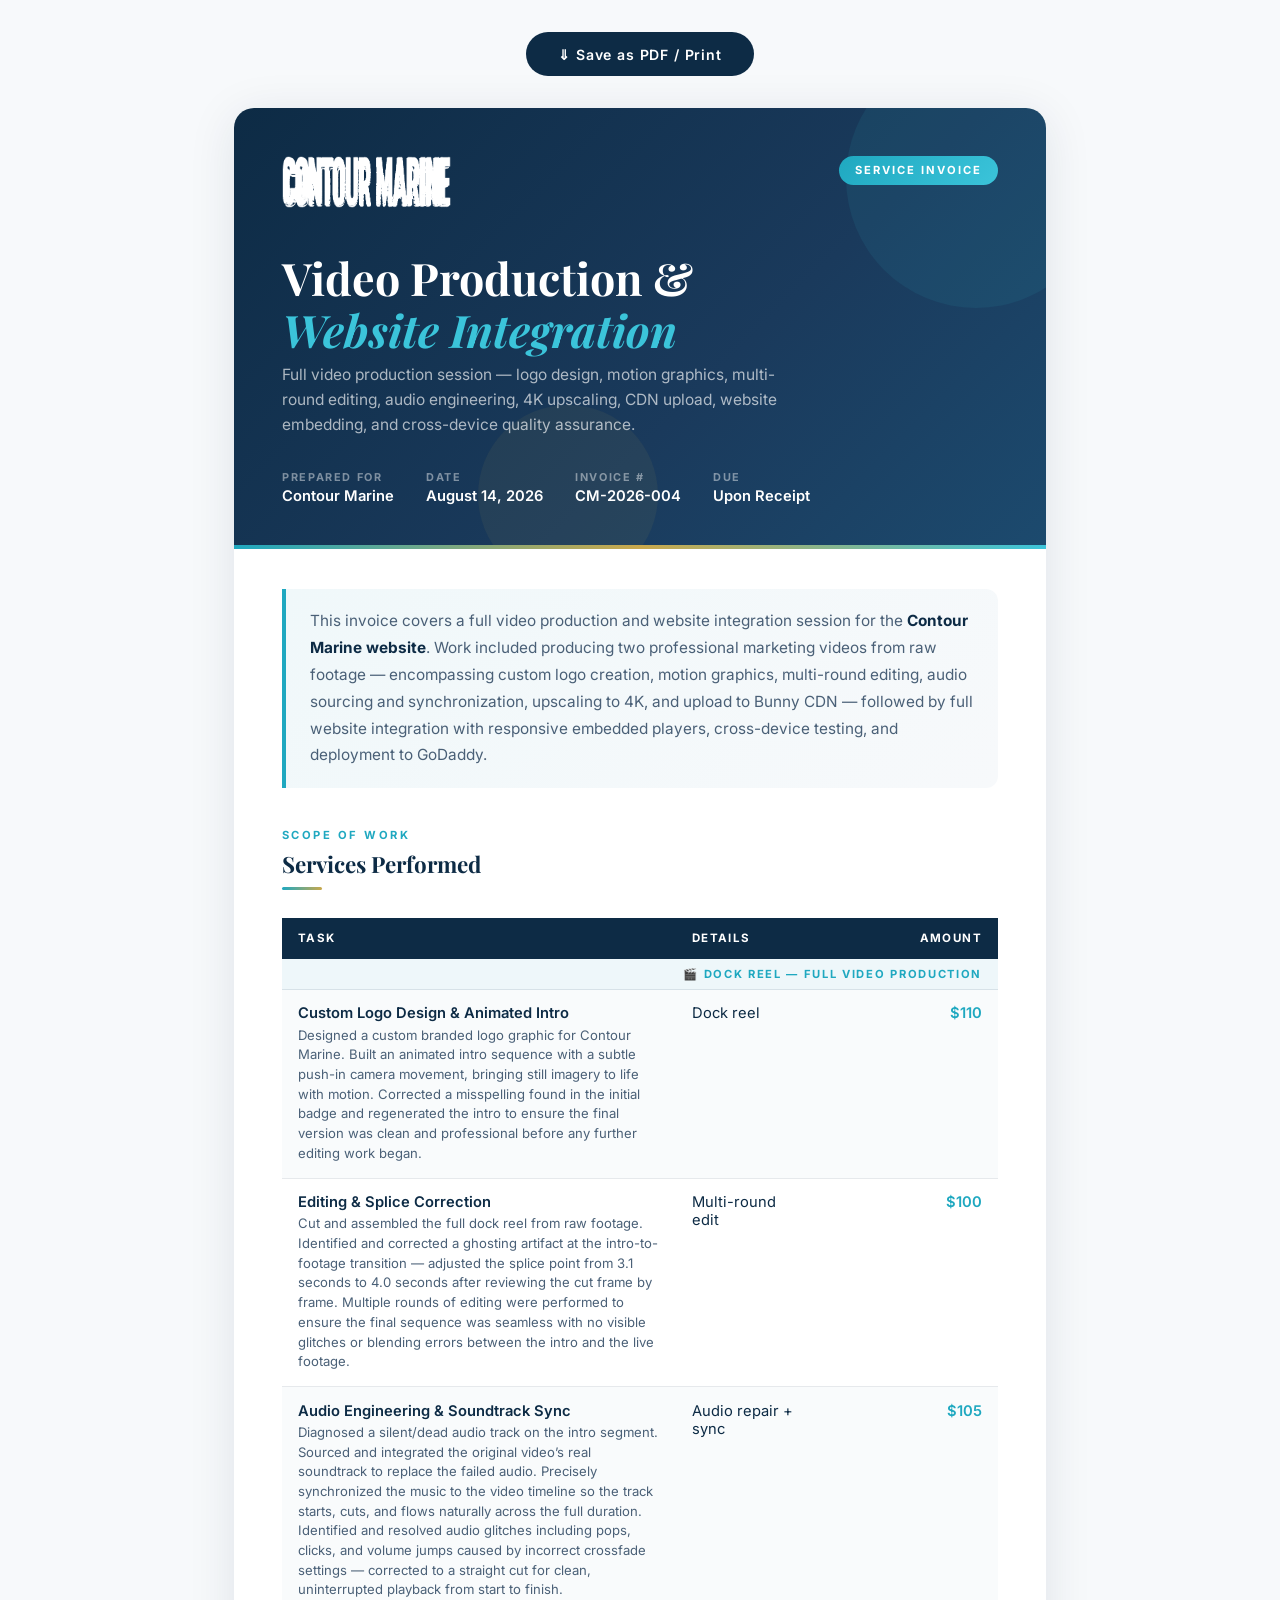
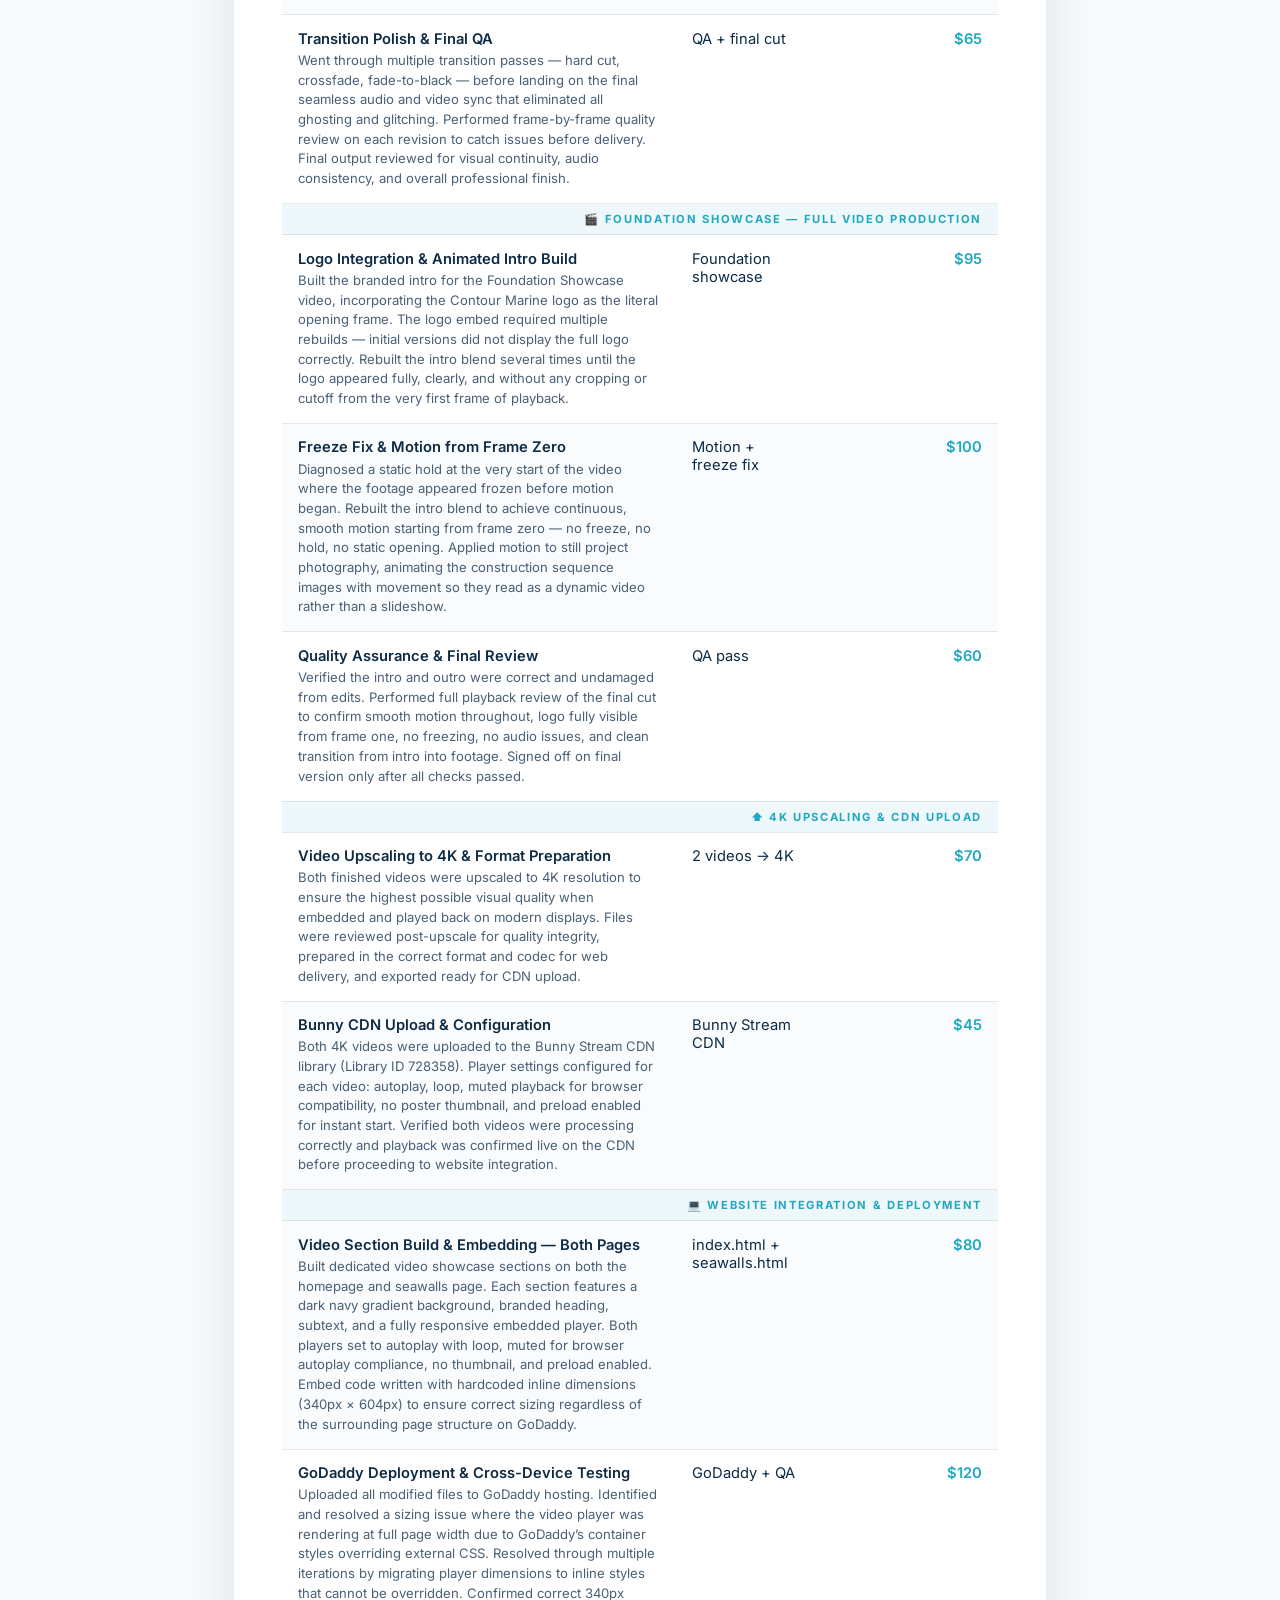
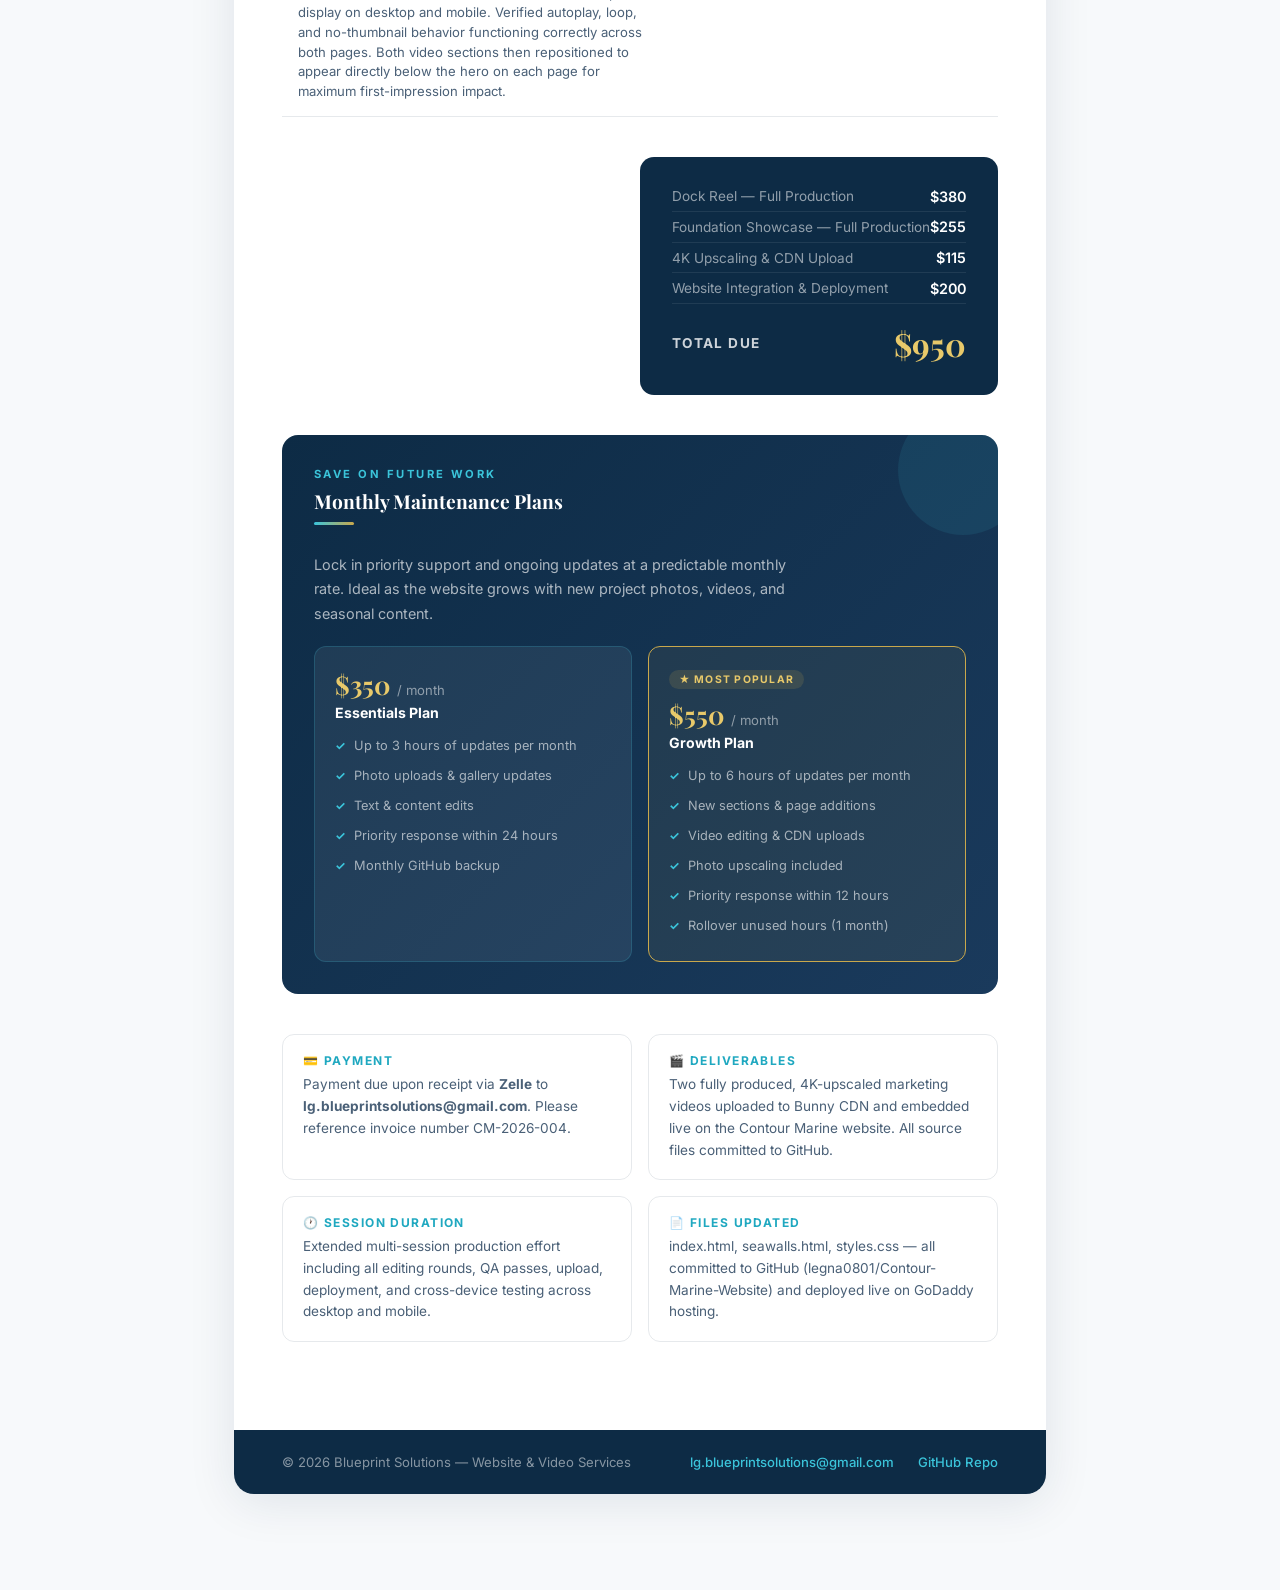
<file: invoice-004.html>
<!DOCTYPE html>
<html lang="en">
<head>
  <meta charset="UTF-8" />
  <meta name="viewport" content="width=device-width, initial-scale=1.0" />
  <title>Invoice CM-2026-004 — Contour Marine</title>
  <link href="https://fonts.googleapis.com/css2?family=Playfair+Display:wght@600;700;800&family=Inter:wght@400;500;600;700&display=swap" rel="stylesheet" />
  <style>
    *, *::before, *::after { box-sizing: border-box; margin: 0; padding: 0; }

    :root {
      --navy: #0d2b45;
      --navy-light: #1a3a5c;
      --teal: #1fa8c0;
      --teal-bright: #3bc4da;
      --gold: #c9a84c;
      --gold-light: #e8c96a;
      --white: #ffffff;
      --off-white: #f7f9fb;
      --text-mid: #4a6077;
      --border: rgba(13,43,69,0.10);
    }

    body {
      font-family: 'Inter', sans-serif;
      background: var(--off-white);
      color: var(--navy);
      min-height: 100vh;
    }

    @media print {
      body { background: white; }
      .no-print { display: none !important; }
      .page { box-shadow: none !important; margin: 0 !important; border-radius: 0 !important; }
    }

    .wrapper { max-width: 860px; margin: 0 auto; padding: 2rem 1.5rem 4rem; }

    .page {
      background: white;
      border-radius: 20px;
      box-shadow: 0 8px 48px rgba(13,43,69,0.10);
      overflow: hidden;
      margin-bottom: 2rem;
    }

    /* ── HEADER ── */
    .header {
      background: linear-gradient(135deg, var(--navy) 0%, var(--navy-light) 60%, #1c4a6e 100%);
      padding: 3rem 3rem 2.5rem;
      position: relative;
      overflow: hidden;
    }
    .header::before {
      content: '';
      position: absolute;
      top: -60px; right: -60px;
      width: 260px; height: 260px;
      border-radius: 50%;
      background: rgba(59,196,218,0.08);
    }
    .header::after {
      content: '';
      position: absolute;
      bottom: -40px; left: 30%;
      width: 180px; height: 180px;
      border-radius: 50%;
      background: rgba(201,168,76,0.07);
    }
    .header-top {
      display: flex;
      justify-content: space-between;
      align-items: flex-start;
      margin-bottom: 2.5rem;
      position: relative; z-index: 1;
    }
    .logo-area img { height: 52px; width: auto; filter: brightness(0) invert(1); }
    .proposal-badge {
      background: linear-gradient(135deg, var(--teal), var(--teal-bright));
      color: white;
      font-size: 0.7rem;
      font-weight: 700;
      letter-spacing: 0.18em;
      text-transform: uppercase;
      padding: 0.45rem 1rem;
      border-radius: 50px;
    }
    .header-title { position: relative; z-index: 1; }
    .header-title h1 {
      font-family: 'Playfair Display', serif;
      font-size: clamp(1.8rem, 4vw, 2.8rem);
      color: white;
      line-height: 1.15;
      margin-bottom: 0.5rem;
    }
    .header-title h1 em { color: var(--teal-bright); font-style: italic; }
    .header-title p { color: rgba(255,255,255,0.65); font-size: 0.97rem; line-height: 1.6; max-width: 520px; }
    .header-meta { display: flex; gap: 2rem; margin-top: 2rem; position: relative; z-index: 1; }
    .header-meta-item { display: flex; flex-direction: column; gap: 0.2rem; }
    .header-meta-item .label {
      font-size: 0.68rem; font-weight: 700; letter-spacing: 0.15em;
      text-transform: uppercase; color: rgba(255,255,255,0.45);
    }
    .header-meta-item .value { font-size: 0.92rem; font-weight: 600; color: white; }
    .gold-bar { height: 4px; background: linear-gradient(90deg, var(--teal), var(--gold), var(--teal-bright)); }

    /* ── BODY ── */
    .body { padding: 2.5rem 3rem 3rem; }

    .section-label {
      font-size: 0.7rem; font-weight: 700; letter-spacing: 0.22em;
      text-transform: uppercase; color: var(--teal); display: block; margin-bottom: 0.4rem;
    }
    .section-title { font-family: 'Playfair Display', serif; font-size: 1.4rem; color: var(--navy); margin-bottom: 0.5rem; }
    .divider { width: 40px; height: 3px; background: linear-gradient(90deg, var(--teal), var(--gold)); border-radius: 2px; margin-bottom: 1.75rem; }

    /* ── INTRO BOX ── */
    .intro-box {
      background: linear-gradient(135deg, #f0f8fa, #f7f9fb);
      border-left: 4px solid var(--teal);
      border-radius: 0 12px 12px 0;
      padding: 1.2rem 1.5rem;
      margin-bottom: 2.5rem;
      font-size: 0.96rem;
      line-height: 1.75;
      color: var(--text-mid);
    }
    .intro-box strong { color: var(--navy); }

    /* ── WORK TABLE ── */
    .work-table { width: 100%; border-collapse: collapse; margin-bottom: 2.5rem; font-size: 0.92rem; }
    .work-table thead tr { background: var(--navy); color: white; }
    .work-table thead th {
      padding: 0.85rem 1rem; text-align: left;
      font-size: 0.72rem; font-weight: 700; letter-spacing: 0.12em; text-transform: uppercase;
    }
    .work-table thead th:last-child { text-align: right; }
    .work-table tbody tr { border-bottom: 1px solid var(--border); }
    .work-table tbody tr:nth-child(even) { background: #f9fbfc; }
    .work-table tbody tr:hover { background: #eef7fa; }
    .work-table td { padding: 0.9rem 1rem; vertical-align: top; color: var(--navy); }
    .work-table td:last-child { text-align: right; font-weight: 600; color: var(--teal); white-space: nowrap; }
    .work-table .task-name { font-weight: 600; color: var(--navy); display: block; margin-bottom: 0.2rem; }
    .work-table .task-desc { font-size: 0.82rem; color: var(--text-mid); line-height: 1.5; }
    .work-table .category-row td {
      background: #eef7fa; color: var(--teal);
      font-size: 0.7rem; font-weight: 700; letter-spacing: 0.15em;
      text-transform: uppercase; padding: 0.5rem 1rem;
    }

    /* ── TOTAL BOX ── */
    .total-area { display: flex; justify-content: flex-end; margin-bottom: 2.5rem; }
    .total-box { background: var(--navy); border-radius: 14px; padding: 1.5rem 2rem; min-width: 300px; }
    .total-row {
      display: flex; justify-content: space-between; align-items: center;
      padding: 0.4rem 0; font-size: 0.9rem; color: rgba(255,255,255,0.6);
      border-bottom: 1px solid rgba(255,255,255,0.08);
    }
    .total-row:last-child { border-bottom: none; }
    .total-row.grand { padding-top: 0.85rem; margin-top: 0.25rem; }
    .total-row.grand .total-label {
      font-size: 0.85rem; font-weight: 700; letter-spacing: 0.1em;
      text-transform: uppercase; color: rgba(255,255,255,0.8);
    }
    .total-row.grand .total-amount {
      font-family: 'Playfair Display', serif; font-size: 2rem; font-weight: 700; color: var(--gold-light);
    }
    .total-row .total-label { color: rgba(255,255,255,0.55); font-size: 0.85rem; }
    .total-row .total-amount { color: white; font-weight: 600; }

    /* ── RETAINER ── */
    .retainer-section {
      background: linear-gradient(135deg, var(--navy), var(--navy-light));
      border-radius: 16px; padding: 2rem; margin-bottom: 2.5rem;
      color: white; position: relative; overflow: hidden;
    }
    .retainer-section::before {
      content: ''; position: absolute; top: -30px; right: -30px;
      width: 130px; height: 130px; border-radius: 50%; background: rgba(59,196,218,0.1);
    }
    .retainer-section .section-label { color: var(--teal-bright); }
    .retainer-section .section-title { color: white; font-size: 1.2rem; }
    .retainer-section p { color: rgba(255,255,255,0.65); font-size: 0.9rem; line-height: 1.7; margin-bottom: 1.25rem; max-width: 500px; }
    .retainer-cards { display: grid; grid-template-columns: 1fr 1fr; gap: 1rem; position: relative; z-index: 1; }
    .retainer-card {
      background: rgba(255,255,255,0.07); border: 1px solid rgba(59,196,218,0.2);
      border-radius: 12px; padding: 1.25rem;
    }
    .retainer-card .price { font-family: 'Playfair Display', serif; font-size: 1.6rem; font-weight: 700; color: var(--gold-light); margin-bottom: 0.2rem; }
    .retainer-card .price span { font-family: 'Inter', sans-serif; font-size: 0.82rem; color: rgba(255,255,255,0.5); font-weight: 400; }
    .retainer-card h4 { font-size: 0.88rem; font-weight: 700; color: white; margin-bottom: 0.6rem; }
    .retainer-card ul { list-style: none; padding: 0; }
    .retainer-card ul li {
      font-size: 0.8rem; color: rgba(255,255,255,0.6);
      padding: 0.3rem 0 0.3rem 1.2rem; position: relative; line-height: 1.6;
      display: block;
    }
    .retainer-card ul li::before { content: '\2713'; position: absolute; left: 0; color: var(--teal-bright); font-weight: 700; font-size: 0.75rem; }
    .retainer-card.highlight { border-color: var(--gold); background: rgba(201,168,76,0.08); }
    .retainer-card.highlight .recommended {
      font-size: 0.65rem; font-weight: 700; letter-spacing: 0.12em; text-transform: uppercase;
      color: var(--gold-light); background: rgba(201,168,76,0.15); border-radius: 50px;
      padding: 0.2rem 0.6rem; display: inline-block; margin-bottom: 0.5rem;
    }

    /* ── TERMS ── */
    .terms-grid { display: grid; grid-template-columns: 1fr 1fr; gap: 1rem; margin-bottom: 2.5rem; }
    .term-box { border: 1px solid var(--border); border-radius: 12px; padding: 1.1rem 1.25rem; }
    .term-box h5 { font-size: 0.75rem; font-weight: 700; letter-spacing: 0.12em; text-transform: uppercase; color: var(--teal); margin-bottom: 0.4rem; }
    .term-box p { font-size: 0.85rem; color: var(--text-mid); line-height: 1.6; }

    /* ── FOOTER ── */
    .footer-bar {
      background: var(--navy); padding: 1.5rem 3rem;
      display: flex; justify-content: space-between; align-items: center; gap: 1rem; flex-wrap: wrap;
    }
    .footer-bar p { font-size: 0.82rem; color: rgba(255,255,255,0.5); }
    .footer-bar .contact-info { display: flex; gap: 1.5rem; flex-wrap: wrap; }
    .footer-bar .contact-info a { font-size: 0.82rem; color: var(--teal-bright); text-decoration: none; font-weight: 500; }

    .print-btn {
      display: block; width: fit-content; margin: 0 auto 2rem;
      background: var(--navy); color: white; border: none; border-radius: 50px;
      padding: 0.85rem 2rem; font-size: 0.88rem; font-weight: 600;
      letter-spacing: 0.06em; cursor: pointer; text-decoration: none; transition: background 0.2s;
    }
    .print-btn:hover { background: var(--navy-light); }

    @media (max-width: 600px) {
      .header { padding: 2rem 1.5rem; }
      .body { padding: 1.75rem 1.5rem 2rem; }
      .header-meta { flex-wrap: wrap; gap: 1rem; }
      .retainer-cards { grid-template-columns: 1fr; }
      .terms-grid { grid-template-columns: 1fr; }
      .total-box { min-width: unset; width: 100%; }
      .total-area { justify-content: stretch; }
      .footer-bar { flex-direction: column; align-items: flex-start; }
    }
  </style>
</head>
<body>

<div class="wrapper">

  <a href="javascript:window.print()" class="print-btn no-print">&#8659; Save as PDF / Print</a>

  <div class="page">

    <!-- HEADER -->
    <div class="header">
      <div class="header-top">
        <div class="logo-area">
          <img src="images/logo-final.png" alt="Contour Marine" />
        </div>
        <div class="proposal-badge">Service Invoice</div>
      </div>
      <div class="header-title">
        <h1>Video Production &amp;<br /><em>Website Integration</em></h1>
        <p>Full video production session — logo design, motion graphics, multi-round editing, audio engineering, 4K upscaling, CDN upload, website embedding, and cross-device quality assurance.</p>
      </div>
      <div class="header-meta">
        <div class="header-meta-item">
          <span class="label">Prepared For</span>
          <span class="value">Contour Marine</span>
        </div>
        <div class="header-meta-item">
          <span class="label">Date</span>
          <span class="value">August 14, 2026</span>
        </div>
        <div class="header-meta-item">
          <span class="label">Invoice #</span>
          <span class="value">CM-2026-004</span>
        </div>
        <div class="header-meta-item">
          <span class="label">Due</span>
          <span class="value">Upon Receipt</span>
        </div>
      </div>
    </div>
    <div class="gold-bar"></div>

    <!-- BODY -->
    <div class="body">

      <div class="intro-box">
        This invoice covers a full video production and website integration session for the <strong>Contour Marine website</strong>. Work included producing two professional marketing videos from raw footage — encompassing custom logo creation, motion graphics, multi-round editing, audio sourcing and synchronization, upscaling to 4K, and upload to Bunny CDN — followed by full website integration with responsive embedded players, cross-device testing, and deployment to GoDaddy.
      </div>

      <span class="section-label">Scope of Work</span>
      <h2 class="section-title">Services Performed</h2>
      <div class="divider"></div>

      <table class="work-table">
        <thead>
          <tr>
            <th style="width:55%">Task</th>
            <th style="width:20%">Details</th>
            <th>Amount</th>
          </tr>
        </thead>
        <tbody>

          <!-- DOCK REEL -->
          <tr class="category-row"><td colspan="3">&#127916; Dock Reel &mdash; Full Video Production</td></tr>
          <tr>
            <td>
              <span class="task-name">Custom Logo Design &amp; Animated Intro</span>
              <span class="task-desc">Designed a custom branded logo graphic for Contour Marine. Built an animated intro sequence with a subtle push-in camera movement, bringing still imagery to life with motion. Corrected a misspelling found in the initial badge and regenerated the intro to ensure the final version was clean and professional before any further editing work began.</span>
            </td>
            <td>Dock reel</td>
            <td>$110</td>
          </tr>
          <tr>
            <td>
              <span class="task-name">Editing &amp; Splice Correction</span>
              <span class="task-desc">Cut and assembled the full dock reel from raw footage. Identified and corrected a ghosting artifact at the intro-to-footage transition — adjusted the splice point from 3.1 seconds to 4.0 seconds after reviewing the cut frame by frame. Multiple rounds of editing were performed to ensure the final sequence was seamless with no visible glitches or blending errors between the intro and the live footage.</span>
            </td>
            <td>Multi-round edit</td>
            <td>$100</td>
          </tr>
          <tr>
            <td>
              <span class="task-name">Audio Engineering &amp; Soundtrack Sync</span>
              <span class="task-desc">Diagnosed a silent/dead audio track on the intro segment. Sourced and integrated the original video&rsquo;s real soundtrack to replace the failed audio. Precisely synchronized the music to the video timeline so the track starts, cuts, and flows naturally across the full duration. Identified and resolved audio glitches including pops, clicks, and volume jumps caused by incorrect crossfade settings &mdash; corrected to a straight cut for clean, uninterrupted playback from start to finish.</span>
            </td>
            <td>Audio repair + sync</td>
            <td>$105</td>
          </tr>
          <tr>
            <td>
              <span class="task-name">Transition Polish &amp; Final QA</span>
              <span class="task-desc">Went through multiple transition passes &mdash; hard cut, crossfade, fade-to-black &mdash; before landing on the final seamless audio and video sync that eliminated all ghosting and glitching. Performed frame-by-frame quality review on each revision to catch issues before delivery. Final output reviewed for visual continuity, audio consistency, and overall professional finish.</span>
            </td>
            <td>QA + final cut</td>
            <td>$65</td>
          </tr>

          <!-- FOUNDATION SHOWCASE -->
          <tr class="category-row"><td colspan="3">&#127916; Foundation Showcase &mdash; Full Video Production</td></tr>
          <tr>
            <td>
              <span class="task-name">Logo Integration &amp; Animated Intro Build</span>
              <span class="task-desc">Built the branded intro for the Foundation Showcase video, incorporating the Contour Marine logo as the literal opening frame. The logo embed required multiple rebuilds — initial versions did not display the full logo correctly. Rebuilt the intro blend several times until the logo appeared fully, clearly, and without any cropping or cutoff from the very first frame of playback.</span>
            </td>
            <td>Foundation showcase</td>
            <td>$95</td>
          </tr>
          <tr>
            <td>
              <span class="task-name">Freeze Fix &amp; Motion from Frame Zero</span>
              <span class="task-desc">Diagnosed a static hold at the very start of the video where the footage appeared frozen before motion began. Rebuilt the intro blend to achieve continuous, smooth motion starting from frame zero &mdash; no freeze, no hold, no static opening. Applied motion to still project photography, animating the construction sequence images with movement so they read as a dynamic video rather than a slideshow.</span>
            </td>
            <td>Motion + freeze fix</td>
            <td>$100</td>
          </tr>
          <tr>
            <td>
              <span class="task-name">Quality Assurance &amp; Final Review</span>
              <span class="task-desc">Verified the intro and outro were correct and undamaged from edits. Performed full playback review of the final cut to confirm smooth motion throughout, logo fully visible from frame one, no freezing, no audio issues, and clean transition from intro into footage. Signed off on final version only after all checks passed.</span>
            </td>
            <td>QA pass</td>
            <td>$60</td>
          </tr>

          <!-- UPSCALING + CDN -->
          <tr class="category-row"><td colspan="3">&#11014; 4K Upscaling &amp; CDN Upload</td></tr>
          <tr>
            <td>
              <span class="task-name">Video Upscaling to 4K &amp; Format Preparation</span>
              <span class="task-desc">Both finished videos were upscaled to 4K resolution to ensure the highest possible visual quality when embedded and played back on modern displays. Files were reviewed post-upscale for quality integrity, prepared in the correct format and codec for web delivery, and exported ready for CDN upload.</span>
            </td>
            <td>2 videos &rarr; 4K</td>
            <td>$70</td>
          </tr>
          <tr>
            <td>
              <span class="task-name">Bunny CDN Upload &amp; Configuration</span>
              <span class="task-desc">Both 4K videos were uploaded to the Bunny Stream CDN library (Library ID 728358). Player settings configured for each video: autoplay, loop, muted playback for browser compatibility, no poster thumbnail, and preload enabled for instant start. Verified both videos were processing correctly and playback was confirmed live on the CDN before proceeding to website integration.</span>
            </td>
            <td>Bunny Stream CDN</td>
            <td>$45</td>
          </tr>

          <!-- WEBSITE INTEGRATION -->
          <tr class="category-row"><td colspan="3">&#128187; Website Integration &amp; Deployment</td></tr>
          <tr>
            <td>
              <span class="task-name">Video Section Build &amp; Embedding &mdash; Both Pages</span>
              <span class="task-desc">Built dedicated video showcase sections on both the homepage and seawalls page. Each section features a dark navy gradient background, branded heading, subtext, and a fully responsive embedded player. Both players set to autoplay with loop, muted for browser autoplay compliance, no thumbnail, and preload enabled. Embed code written with hardcoded inline dimensions (340px &times; 604px) to ensure correct sizing regardless of the surrounding page structure on GoDaddy.</span>
            </td>
            <td>index.html + seawalls.html</td>
            <td>$80</td>
          </tr>
          <tr>
            <td>
              <span class="task-name">GoDaddy Deployment &amp; Cross-Device Testing</span>
              <span class="task-desc">Uploaded all modified files to GoDaddy hosting. Identified and resolved a sizing issue where the video player was rendering at full page width due to GoDaddy&rsquo;s container styles overriding external CSS. Resolved through multiple iterations by migrating player dimensions to inline styles that cannot be overridden. Confirmed correct 340px display on desktop and mobile. Verified autoplay, loop, and no-thumbnail behavior functioning correctly across both pages. Both video sections then repositioned to appear directly below the hero on each page for maximum first-impression impact.</span>
            </td>
            <td>GoDaddy + QA</td>
            <td>$120</td>
          </tr>

        </tbody>
      </table>

      <!-- TOTAL -->
      <div class="total-area">
        <div class="total-box">
          <div class="total-row">
            <span class="total-label">Dock Reel — Full Production</span>
            <span class="total-amount">$380</span>
          </div>
          <div class="total-row">
            <span class="total-label">Foundation Showcase — Full Production</span>
            <span class="total-amount">$255</span>
          </div>
          <div class="total-row">
            <span class="total-label">4K Upscaling &amp; CDN Upload</span>
            <span class="total-amount">$115</span>
          </div>
          <div class="total-row">
            <span class="total-label">Website Integration &amp; Deployment</span>
            <span class="total-amount">$200</span>
          </div>
          <div class="total-row grand">
            <span class="total-label">Total Due</span>
            <span class="total-amount">$950</span>
          </div>
        </div>
      </div>

      <!-- RETAINER -->
      <div class="retainer-section">
        <span class="section-label">Save on Future Work</span>
        <h2 class="section-title">Monthly Maintenance Plans</h2>
        <div class="divider" style="background:linear-gradient(90deg,var(--teal-bright),var(--gold));"></div>
        <p>Lock in priority support and ongoing updates at a predictable monthly rate. Ideal as the website grows with new project photos, videos, and seasonal content.</p>
        <div class="retainer-cards">
          <div class="retainer-card">
            <div class="price">$350 <span>/ month</span></div>
            <h4>Essentials Plan</h4>
            <ul>
              <li>Up to 3 hours of updates per month</li>
              <li>Photo uploads &amp; gallery updates</li>
              <li>Text &amp; content edits</li>
              <li>Priority response within 24 hours</li>
              <li>Monthly GitHub backup</li>
            </ul>
          </div>
          <div class="retainer-card highlight">
            <span class="recommended">&#9733; Most Popular</span>
            <div class="price">$550 <span>/ month</span></div>
            <h4>Growth Plan</h4>
            <ul>
              <li>Up to 6 hours of updates per month</li>
              <li>New sections &amp; page additions</li>
              <li>Video editing &amp; CDN uploads</li>
              <li>Photo upscaling included</li>
              <li>Priority response within 12 hours</li>
              <li>Rollover unused hours (1 month)</li>
            </ul>
          </div>
        </div>
      </div>

      <!-- TERMS -->
      <div class="terms-grid">
        <div class="term-box">
          <h5>&#128179; Payment</h5>
          <p>Payment due upon receipt via <strong>Zelle</strong> to <strong>lg.blueprintsolutions@gmail.com</strong>. Please reference invoice number CM-2026-004.</p>
        </div>
        <div class="term-box">
          <h5>&#127916; Deliverables</h5>
          <p>Two fully produced, 4K-upscaled marketing videos uploaded to Bunny CDN and embedded live on the Contour Marine website. All source files committed to GitHub.</p>
        </div>
        <div class="term-box">
          <h5>&#128336; Session Duration</h5>
          <p>Extended multi-session production effort including all editing rounds, QA passes, upload, deployment, and cross-device testing across desktop and mobile.</p>
        </div>
        <div class="term-box">
          <h5>&#128196; Files Updated</h5>
          <p>index.html, seawalls.html, styles.css — all committed to GitHub (legna0801/Contour-Marine-Website) and deployed live on GoDaddy hosting.</p>
        </div>
      </div>

    </div><!-- /body -->

    <!-- FOOTER -->
    <div class="footer-bar">
      <p>&copy; 2026 Blueprint Solutions &mdash; Website &amp; Video Services</p>
      <div class="contact-info">
        <a href="mailto:lg.blueprintsolutions@gmail.com">lg.blueprintsolutions@gmail.com</a>
        <a href="https://github.com/legna0801/Contour-Marine-Website" target="_blank">GitHub Repo</a>
      </div>
    </div>

  </div><!-- /page -->
</div><!-- /wrapper -->

</body>
</html>
</file>
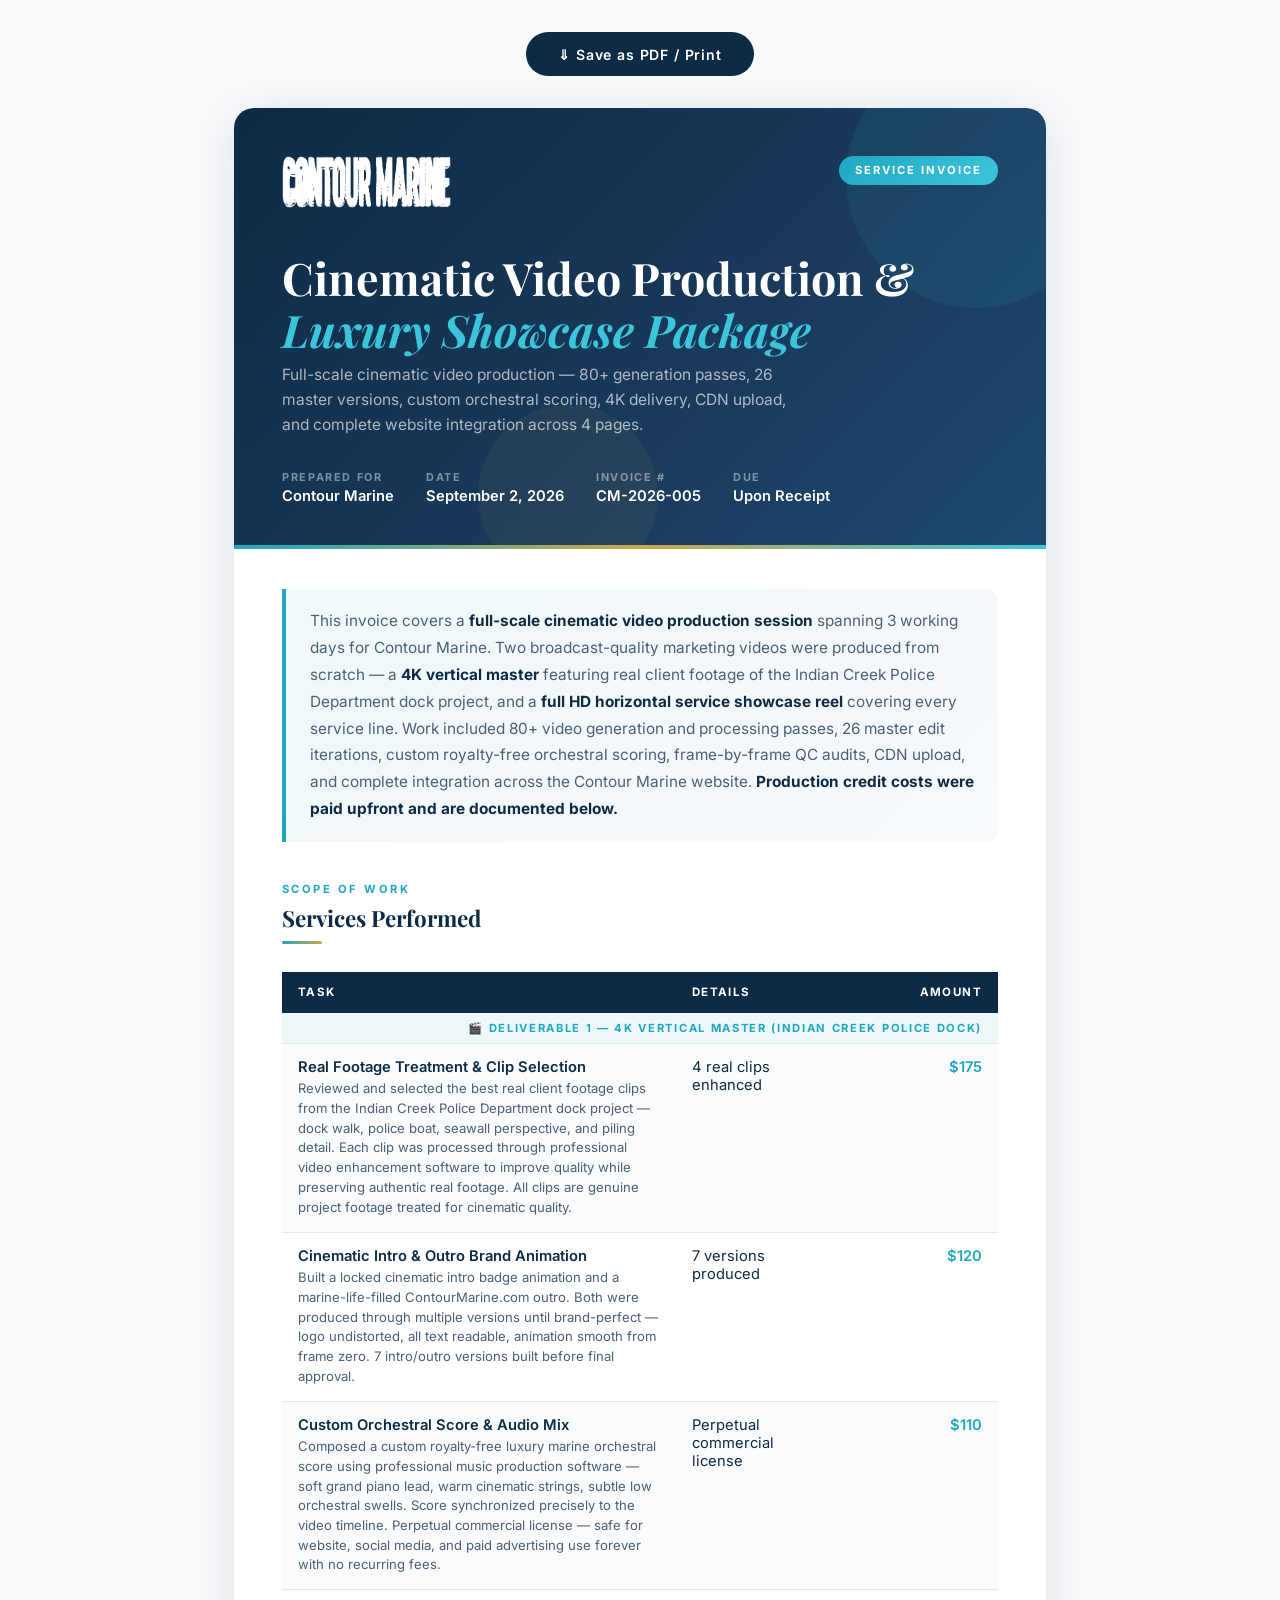
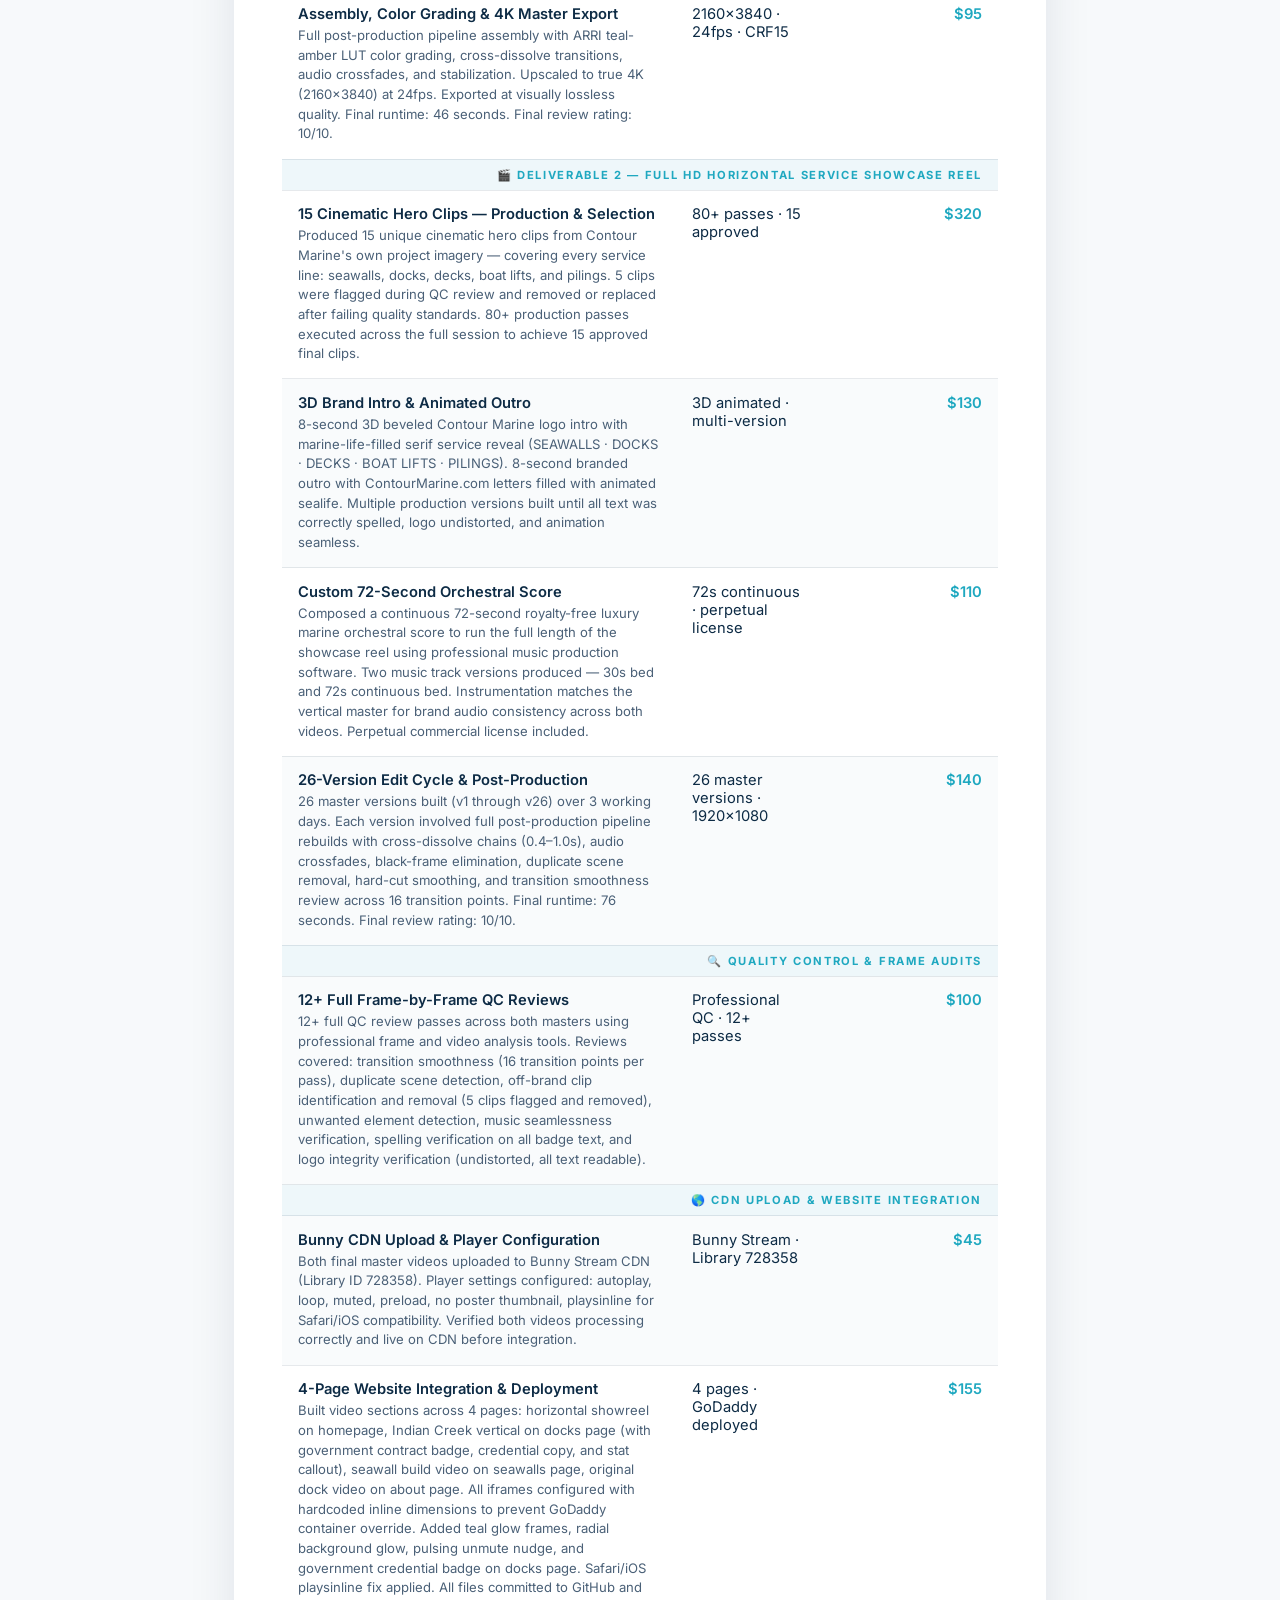
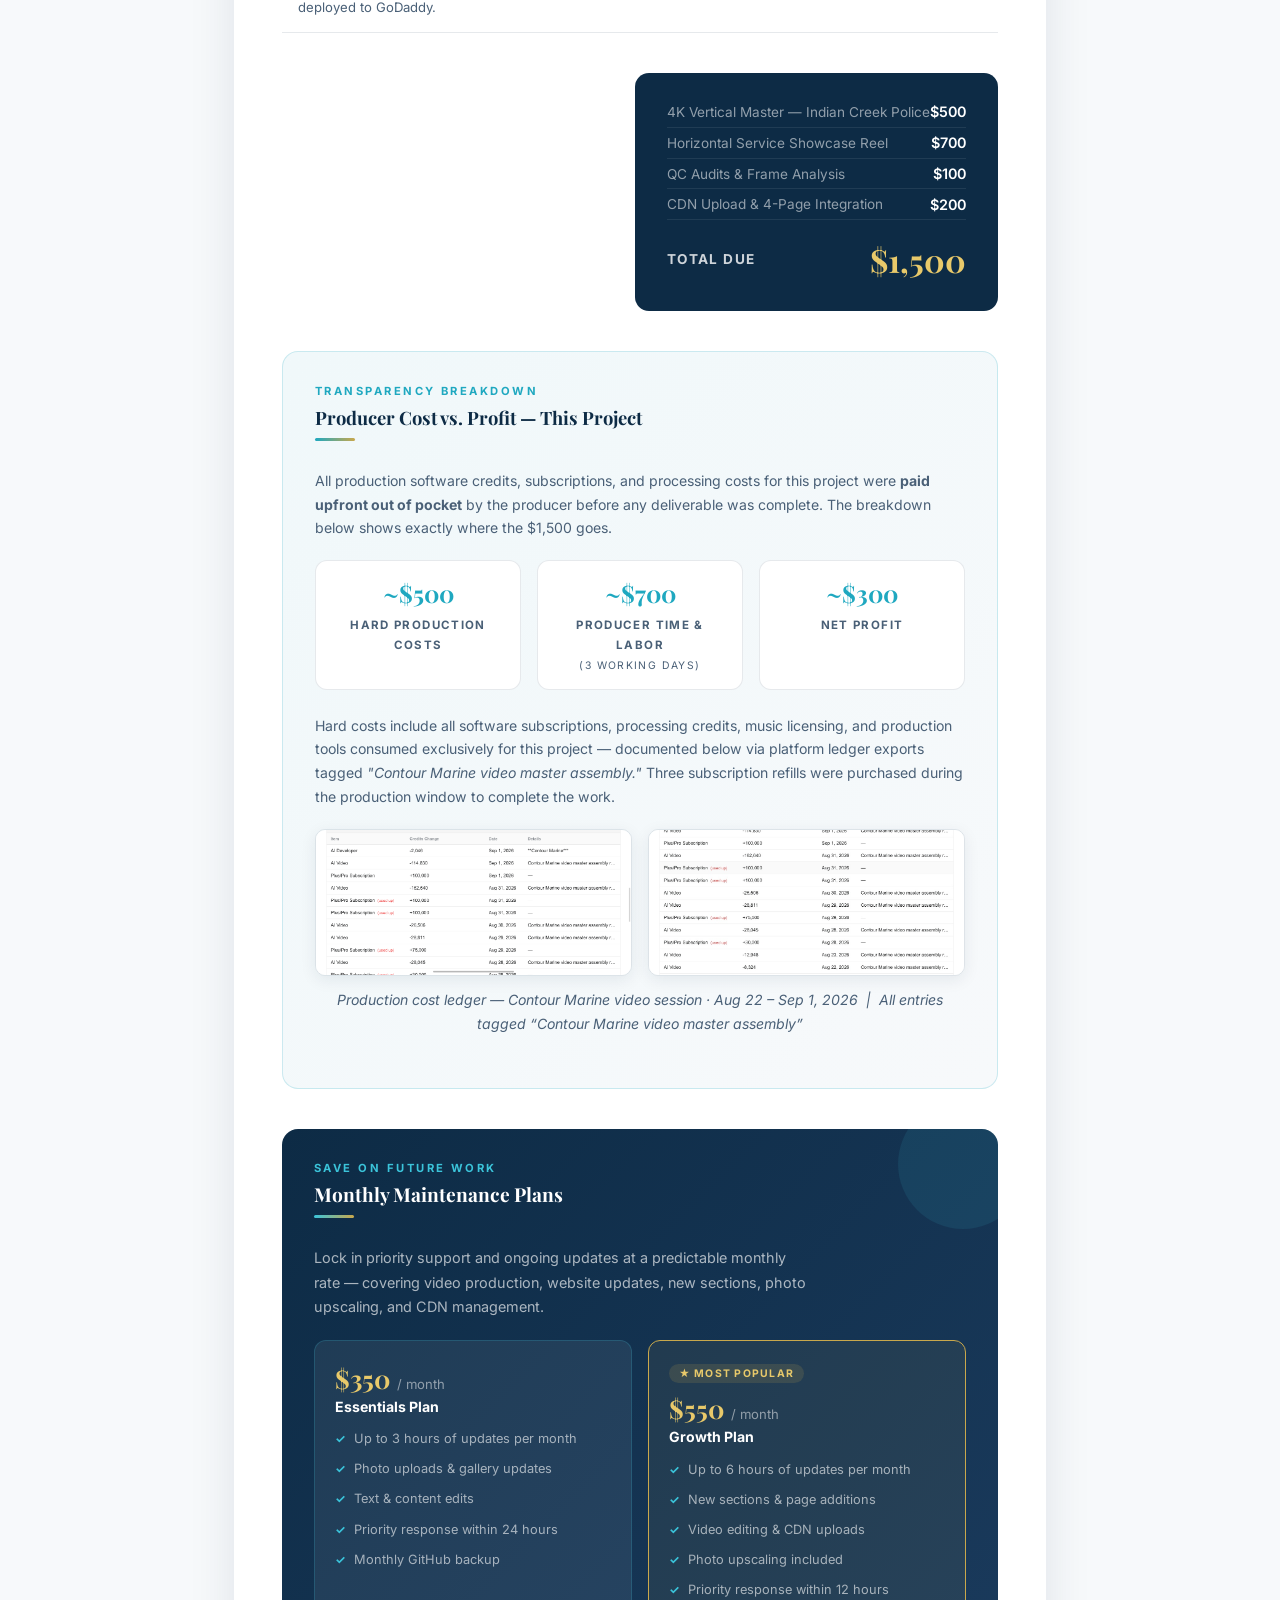
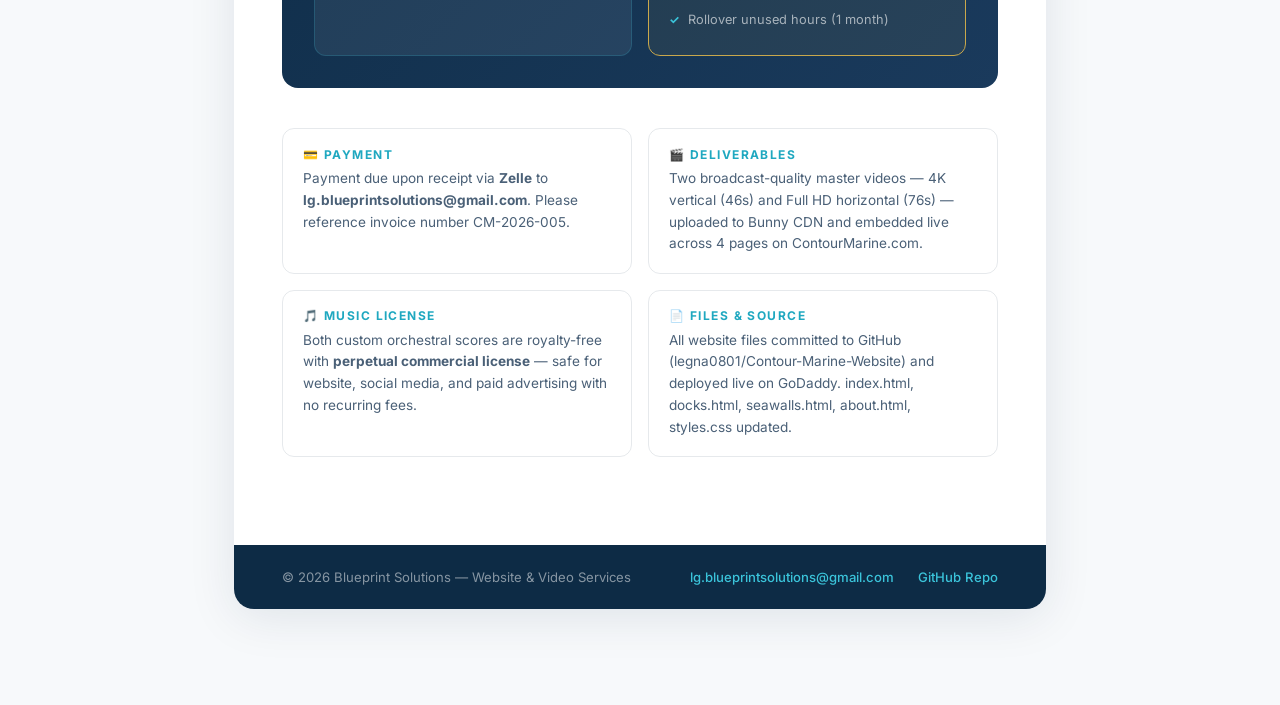
<file: invoice-005.html>
<!DOCTYPE html>
<html lang="en">
<head>
  <meta charset="UTF-8" />
  <meta name="viewport" content="width=device-width, initial-scale=1.0" />
  <title>Invoice CM-2026-005 — Contour Marine</title>
  <link href="https://fonts.googleapis.com/css2?family=Playfair+Display:wght@600;700;800&family=Inter:wght@400;500;600;700&display=swap" rel="stylesheet" />
  <style>
    *, *::before, *::after { box-sizing: border-box; margin: 0; padding: 0; }

    :root {
      --navy: #0d2b45;
      --navy-light: #1a3a5c;
      --teal: #1fa8c0;
      --teal-bright: #3bc4da;
      --gold: #c9a84c;
      --gold-light: #e8c96a;
      --white: #ffffff;
      --off-white: #f7f9fb;
      --text-mid: #4a6077;
      --border: rgba(13,43,69,0.10);
    }

    body {
      font-family: 'Inter', sans-serif;
      background: var(--off-white);
      color: var(--navy);
      min-height: 100vh;
    }

    @media print {
      body { background: white; }
      .no-print { display: none !important; }
      .page { box-shadow: none !important; margin: 0 !important; border-radius: 0 !important; }
    }

    .wrapper { max-width: 860px; margin: 0 auto; padding: 2rem 1.5rem 4rem; }

    .page {
      background: white;
      border-radius: 20px;
      box-shadow: 0 8px 48px rgba(13,43,69,0.10);
      overflow: hidden;
      margin-bottom: 2rem;
    }

    /* HEADER */
    .header {
      background: linear-gradient(135deg, var(--navy) 0%, var(--navy-light) 60%, #1c4a6e 100%);
      padding: 3rem 3rem 2.5rem;
      position: relative;
      overflow: hidden;
    }
    .header::before {
      content: '';
      position: absolute;
      top: -60px; right: -60px;
      width: 260px; height: 260px;
      border-radius: 50%;
      background: rgba(59,196,218,0.08);
    }
    .header::after {
      content: '';
      position: absolute;
      bottom: -40px; left: 30%;
      width: 180px; height: 180px;
      border-radius: 50%;
      background: rgba(201,168,76,0.07);
    }
    .header-top {
      display: flex;
      justify-content: space-between;
      align-items: flex-start;
      margin-bottom: 2.5rem;
      position: relative; z-index: 1;
    }
    .logo-area img { height: 52px; width: auto; filter: brightness(0) invert(1); }
    .proposal-badge {
      background: linear-gradient(135deg, var(--teal), var(--teal-bright));
      color: white;
      font-size: 0.7rem;
      font-weight: 700;
      letter-spacing: 0.18em;
      text-transform: uppercase;
      padding: 0.45rem 1rem;
      border-radius: 50px;
    }
    .header-title { position: relative; z-index: 1; }
    .header-title h1 {
      font-family: 'Playfair Display', serif;
      font-size: clamp(1.8rem, 4vw, 2.8rem);
      color: white;
      line-height: 1.15;
      margin-bottom: 0.5rem;
    }
    .header-title h1 em { color: var(--teal-bright); font-style: italic; }
    .header-title p { color: rgba(255,255,255,0.65); font-size: 0.97rem; line-height: 1.6; max-width: 520px; }
    .header-meta { display: flex; gap: 2rem; margin-top: 2rem; position: relative; z-index: 1; flex-wrap: wrap; }
    .header-meta-item { display: flex; flex-direction: column; gap: 0.2rem; }
    .header-meta-item .label {
      font-size: 0.68rem; font-weight: 700; letter-spacing: 0.15em;
      text-transform: uppercase; color: rgba(255,255,255,0.45);
    }
    .header-meta-item .value { font-size: 0.92rem; font-weight: 600; color: white; }
    .gold-bar { height: 4px; background: linear-gradient(90deg, var(--teal), var(--gold), var(--teal-bright)); }

    /* BODY */
    .body { padding: 2.5rem 3rem 3rem; }

    .section-label {
      font-size: 0.7rem; font-weight: 700; letter-spacing: 0.22em;
      text-transform: uppercase; color: var(--teal); display: block; margin-bottom: 0.4rem;
    }
    .section-title { font-family: 'Playfair Display', serif; font-size: 1.4rem; color: var(--navy); margin-bottom: 0.5rem; }
    .divider { width: 40px; height: 3px; background: linear-gradient(90deg, var(--teal), var(--gold)); border-radius: 2px; margin-bottom: 1.75rem; }

    /* INTRO BOX */
    .intro-box {
      background: linear-gradient(135deg, #f0f8fa, #f7f9fb);
      border-left: 4px solid var(--teal);
      border-radius: 0 12px 12px 0;
      padding: 1.2rem 1.5rem;
      margin-bottom: 2.5rem;
      font-size: 0.96rem;
      line-height: 1.75;
      color: var(--text-mid);
    }
    .intro-box strong { color: var(--navy); }

    /* WORK TABLE */
    .work-table { width: 100%; border-collapse: collapse; margin-bottom: 2.5rem; font-size: 0.92rem; }
    .work-table thead tr { background: var(--navy); color: white; }
    .work-table thead th {
      padding: 0.85rem 1rem; text-align: left;
      font-size: 0.72rem; font-weight: 700; letter-spacing: 0.12em; text-transform: uppercase;
    }
    .work-table thead th:last-child { text-align: right; }
    .work-table tbody tr { border-bottom: 1px solid var(--border); }
    .work-table tbody tr:nth-child(even) { background: #f9fbfc; }
    .work-table tbody tr:hover { background: #eef7fa; }
    .work-table td { padding: 0.9rem 1rem; vertical-align: top; color: var(--navy); }
    .work-table td:last-child { text-align: right; font-weight: 600; color: var(--teal); white-space: nowrap; }
    .work-table .task-name { font-weight: 600; color: var(--navy); display: block; margin-bottom: 0.2rem; }
    .work-table .task-desc { font-size: 0.82rem; color: var(--text-mid); line-height: 1.5; }
    .work-table .category-row td {
      background: #eef7fa; color: var(--teal);
      font-size: 0.7rem; font-weight: 700; letter-spacing: 0.15em;
      text-transform: uppercase; padding: 0.5rem 1rem;
    }

    /* TOTAL BOX */
    .total-area { display: flex; justify-content: flex-end; margin-bottom: 2.5rem; }
    .total-box { background: var(--navy); border-radius: 14px; padding: 1.5rem 2rem; min-width: 320px; }
    .total-row {
      display: flex; justify-content: space-between; align-items: center;
      padding: 0.4rem 0; font-size: 0.9rem; color: rgba(255,255,255,0.6);
      border-bottom: 1px solid rgba(255,255,255,0.08);
    }
    .total-row:last-child { border-bottom: none; }
    .total-row.grand { padding-top: 0.85rem; margin-top: 0.25rem; }
    .total-row.grand .total-label {
      font-size: 0.85rem; font-weight: 700; letter-spacing: 0.1em;
      text-transform: uppercase; color: rgba(255,255,255,0.8);
    }
    .total-row.grand .total-amount {
      font-family: 'Playfair Display', serif; font-size: 2rem; font-weight: 700; color: var(--gold-light);
    }
    .total-row .total-label { color: rgba(255,255,255,0.55); font-size: 0.85rem; }
    .total-row .total-amount { color: white; font-weight: 600; }

    /* CREDIT EVIDENCE SECTION */
    .credits-section {
      background: linear-gradient(135deg, #f0f8fa, #f7f9fb);
      border: 1px solid rgba(31,168,192,0.2);
      border-radius: 16px;
      padding: 2rem;
      margin-bottom: 2.5rem;
    }
    .credits-section .section-label { color: var(--teal); }
    .credits-section .section-title { font-size: 1.15rem; }
    .credits-section p {
      font-size: 0.88rem; color: var(--text-mid); line-height: 1.7;
      margin-bottom: 1.25rem;
    }
    .credits-stats {
      display: grid;
      grid-template-columns: repeat(3, 1fr);
      gap: 1rem;
      margin-bottom: 1.5rem;
    }
    .credit-stat {
      background: white;
      border: 1px solid var(--border);
      border-radius: 12px;
      padding: 1rem;
      text-align: center;
    }
    .credit-stat .num {
      font-family: 'Playfair Display', serif;
      font-size: 1.5rem;
      font-weight: 700;
      color: var(--teal);
      display: block;
      margin-bottom: 0.2rem;
    }
    .credit-stat .lbl {
      font-size: 0.72rem;
      font-weight: 700;
      letter-spacing: 0.12em;
      text-transform: uppercase;
      color: var(--text-mid);
    }
    .screenshots-grid {
      display: grid;
      grid-template-columns: 1fr 1fr;
      gap: 1rem;
    }
    .screenshots-grid img {
      width: 100%;
      border-radius: 10px;
      border: 1px solid var(--border);
      box-shadow: 0 4px 16px rgba(13,43,69,0.08);
    }
    .screenshots-caption {
      font-size: 0.75rem;
      color: var(--text-mid);
      text-align: center;
      margin-top: 0.75rem;
      font-style: italic;
    }

    /* RETAINER */
    .retainer-section {
      background: linear-gradient(135deg, var(--navy), var(--navy-light));
      border-radius: 16px; padding: 2rem; margin-bottom: 2.5rem;
      color: white; position: relative; overflow: hidden;
    }
    .retainer-section::before {
      content: ''; position: absolute; top: -30px; right: -30px;
      width: 130px; height: 130px; border-radius: 50%; background: rgba(59,196,218,0.1);
    }
    .retainer-section .section-label { color: var(--teal-bright); }
    .retainer-section .section-title { color: white; font-size: 1.2rem; }
    .retainer-section p { color: rgba(255,255,255,0.65); font-size: 0.9rem; line-height: 1.7; margin-bottom: 1.25rem; max-width: 500px; }
    .retainer-cards { display: grid; grid-template-columns: 1fr 1fr; gap: 1rem; position: relative; z-index: 1; }
    .retainer-card {
      background: rgba(255,255,255,0.07); border: 1px solid rgba(59,196,218,0.2);
      border-radius: 12px; padding: 1.25rem;
    }
    .retainer-card .price { font-family: 'Playfair Display', serif; font-size: 1.6rem; font-weight: 700; color: var(--gold-light); margin-bottom: 0.2rem; }
    .retainer-card .price span { font-family: 'Inter', sans-serif; font-size: 0.82rem; color: rgba(255,255,255,0.5); font-weight: 400; }
    .retainer-card h4 { font-size: 0.88rem; font-weight: 700; color: white; margin-bottom: 0.6rem; }
    .retainer-card ul { list-style: none; padding: 0; }
    .retainer-card ul li {
      font-size: 0.8rem; color: rgba(255,255,255,0.6);
      padding: 0.3rem 0 0.3rem 1.2rem; position: relative; line-height: 1.6;
      display: block;
    }
    .retainer-card ul li::before { content: '\2713'; position: absolute; left: 0; color: var(--teal-bright); font-weight: 700; font-size: 0.75rem; }
    .retainer-card.highlight { border-color: var(--gold); background: rgba(201,168,76,0.08); }
    .retainer-card.highlight .recommended {
      font-size: 0.65rem; font-weight: 700; letter-spacing: 0.12em; text-transform: uppercase;
      color: var(--gold-light); background: rgba(201,168,76,0.15); border-radius: 50px;
      padding: 0.2rem 0.6rem; display: inline-block; margin-bottom: 0.5rem;
    }

    /* TERMS */
    .terms-grid { display: grid; grid-template-columns: 1fr 1fr; gap: 1rem; margin-bottom: 2.5rem; }
    .term-box { border: 1px solid var(--border); border-radius: 12px; padding: 1.1rem 1.25rem; }
    .term-box h5 { font-size: 0.75rem; font-weight: 700; letter-spacing: 0.12em; text-transform: uppercase; color: var(--teal); margin-bottom: 0.4rem; }
    .term-box p { font-size: 0.85rem; color: var(--text-mid); line-height: 1.6; }

    /* FOOTER */
    .footer-bar {
      background: var(--navy); padding: 1.5rem 3rem;
      display: flex; justify-content: space-between; align-items: center; gap: 1rem; flex-wrap: wrap;
    }
    .footer-bar p { font-size: 0.82rem; color: rgba(255,255,255,0.5); }
    .footer-bar .contact-info { display: flex; gap: 1.5rem; flex-wrap: wrap; }
    .footer-bar .contact-info a { font-size: 0.82rem; color: var(--teal-bright); text-decoration: none; font-weight: 500; }

    .print-btn {
      display: block; width: fit-content; margin: 0 auto 2rem;
      background: var(--navy); color: white; border: none; border-radius: 50px;
      padding: 0.85rem 2rem; font-size: 0.88rem; font-weight: 600;
      letter-spacing: 0.06em; cursor: pointer; text-decoration: none; transition: background 0.2s;
    }
    .print-btn:hover { background: var(--navy-light); }

    @media (max-width: 600px) {
      .header { padding: 2rem 1.5rem; }
      .body { padding: 1.75rem 1.5rem 2rem; }
      .header-meta { flex-wrap: wrap; gap: 1rem; }
      .retainer-cards { grid-template-columns: 1fr; }
      .terms-grid { grid-template-columns: 1fr; }
      .total-box { min-width: unset; width: 100%; }
      .total-area { justify-content: stretch; }
      .footer-bar { flex-direction: column; align-items: flex-start; }
      .credits-stats { grid-template-columns: 1fr; }
      .screenshots-grid { grid-template-columns: 1fr; }
    }
  </style>
</head>
<body>

<div class="wrapper">

  <a href="javascript:window.print()" class="print-btn no-print">&#8659; Save as PDF / Print</a>

  <div class="page">

    <!-- HEADER -->
    <div class="header">
      <div class="header-top">
        <div class="logo-area">
          <img src="images/logo-final.png" alt="Contour Marine" />
        </div>
        <div class="proposal-badge">Service Invoice</div>
      </div>
      <div class="header-title">
        <h1>Cinematic Video Production &amp;<br /><em>Luxury Showcase Package</em></h1>
        <p>Full-scale cinematic video production — 80+ generation passes, 26 master versions, custom orchestral scoring, 4K delivery, CDN upload, and complete website integration across 4 pages.</p>
      </div>
      <div class="header-meta">
        <div class="header-meta-item">
          <span class="label">Prepared For</span>
          <span class="value">Contour Marine</span>
        </div>
        <div class="header-meta-item">
          <span class="label">Date</span>
          <span class="value">September 2, 2026</span>
        </div>
        <div class="header-meta-item">
          <span class="label">Invoice #</span>
          <span class="value">CM-2026-005</span>
        </div>
        <div class="header-meta-item">
          <span class="label">Due</span>
          <span class="value">Upon Receipt</span>
        </div>
      </div>
    </div>
    <div class="gold-bar"></div>

    <!-- BODY -->
    <div class="body">

      <div class="intro-box">
        This invoice covers a <strong>full-scale cinematic video production session</strong> spanning 3 working days for Contour Marine. Two broadcast-quality marketing videos were produced from scratch — a <strong>4K vertical master</strong> featuring real client footage of the Indian Creek Police Department dock project, and a <strong>full HD horizontal service showcase reel</strong> covering every service line. Work included 80+ video generation and processing passes, 26 master edit iterations, custom royalty-free orchestral scoring, frame-by-frame QC audits, CDN upload, and complete integration across the Contour Marine website. <strong>Production credit costs were paid upfront and are documented below.</strong>
      </div>

      <span class="section-label">Scope of Work</span>
      <h2 class="section-title">Services Performed</h2>
      <div class="divider"></div>

      <table class="work-table">
        <thead>
          <tr>
            <th style="width:55%">Task</th>
            <th style="width:20%">Details</th>
            <th>Amount</th>
          </tr>
        </thead>
        <tbody>

          <!-- VERTICAL MASTER -->
          <tr class="category-row"><td colspan="3">&#127916; Deliverable 1 &mdash; 4K Vertical Master (Indian Creek Police Dock)</td></tr>
          <tr>
            <td>
              <span class="task-name">Real Footage Treatment &amp; Clip Selection</span>
              <span class="task-desc">Reviewed and selected the best real client footage clips from the Indian Creek Police Department dock project — dock walk, police boat, seawall perspective, and piling detail. Each clip was processed through professional video enhancement software to improve quality while preserving authentic real footage. All clips are genuine project footage treated for cinematic quality.</span>
            </td>
            <td>4 real clips enhanced</td>
            <td>$175</td>
          </tr>
          <tr>
            <td>
              <span class="task-name">Cinematic Intro &amp; Outro Brand Animation</span>
              <span class="task-desc">Built a locked cinematic intro badge animation and a marine-life-filled ContourMarine.com outro. Both were produced through multiple versions until brand-perfect — logo undistorted, all text readable, animation smooth from frame zero. 7 intro/outro versions built before final approval.</span>
            </td>
            <td>7 versions produced</td>
            <td>$120</td>
          </tr>
          <tr>
            <td>
              <span class="task-name">Custom Orchestral Score &amp; Audio Mix</span>
              <span class="task-desc">Composed a custom royalty-free luxury marine orchestral score using professional music production software — soft grand piano lead, warm cinematic strings, subtle low orchestral swells. Score synchronized precisely to the video timeline. Perpetual commercial license — safe for website, social media, and paid advertising use forever with no recurring fees.</span>
            </td>
            <td>Perpetual commercial license</td>
            <td>$110</td>
          </tr>
          <tr>
            <td>
              <span class="task-name">Assembly, Color Grading &amp; 4K Master Export</span>
              <span class="task-desc">Full post-production pipeline assembly with ARRI teal-amber LUT color grading, cross-dissolve transitions, audio crossfades, and stabilization. Upscaled to true 4K (2160&times;3840) at 24fps. Exported at visually lossless quality. Final runtime: 46 seconds. Final review rating: 10/10.</span>
            </td>
            <td>2160&times;3840 · 24fps · CRF15</td>
            <td>$95</td>
          </tr>

          <!-- HORIZONTAL MASTER -->
          <tr class="category-row"><td colspan="3">&#127916; Deliverable 2 &mdash; Full HD Horizontal Service Showcase Reel</td></tr>
          <tr>
            <td>
              <span class="task-name">15 Cinematic Hero Clips — Production &amp; Selection</span>
              <span class="task-desc">Produced 15 unique cinematic hero clips from Contour Marine's own project imagery — covering every service line: seawalls, docks, decks, boat lifts, and pilings. 5 clips were flagged during QC review and removed or replaced after failing quality standards. 80+ production passes executed across the full session to achieve 15 approved final clips.</span>
            </td>
            <td>80+ passes · 15 approved</td>
            <td>$320</td>
          </tr>
          <tr>
            <td>
              <span class="task-name">3D Brand Intro &amp; Animated Outro</span>
              <span class="task-desc">8-second 3D beveled Contour Marine logo intro with marine-life-filled serif service reveal (SEAWALLS &middot; DOCKS &middot; DECKS &middot; BOAT LIFTS &middot; PILINGS). 8-second branded outro with ContourMarine.com letters filled with animated sealife. Multiple production versions built until all text was correctly spelled, logo undistorted, and animation seamless.</span>
            </td>
            <td>3D animated · multi-version</td>
            <td>$130</td>
          </tr>
          <tr>
            <td>
              <span class="task-name">Custom 72-Second Orchestral Score</span>
              <span class="task-desc">Composed a continuous 72-second royalty-free luxury marine orchestral score to run the full length of the showcase reel using professional music production software. Two music track versions produced — 30s bed and 72s continuous bed. Instrumentation matches the vertical master for brand audio consistency across both videos. Perpetual commercial license included.</span>
            </td>
            <td>72s continuous · perpetual license</td>
            <td>$110</td>
          </tr>
          <tr>
            <td>
              <span class="task-name">26-Version Edit Cycle &amp; Post-Production</span>
              <span class="task-desc">26 master versions built (v1 through v26) over 3 working days. Each version involved full post-production pipeline rebuilds with cross-dissolve chains (0.4–1.0s), audio crossfades, black-frame elimination, duplicate scene removal, hard-cut smoothing, and transition smoothness review across 16 transition points. Final runtime: 76 seconds. Final review rating: 10/10.</span>
            </td>
            <td>26 master versions · 1920&times;1080</td>
            <td>$140</td>
          </tr>

          <!-- QC -->
          <tr class="category-row"><td colspan="3">&#128269; Quality Control &amp; Frame Audits</td></tr>
          <tr>
            <td>
              <span class="task-name">12+ Full Frame-by-Frame QC Reviews</span>
              <span class="task-desc">12+ full QC review passes across both masters using professional frame and video analysis tools. Reviews covered: transition smoothness (16 transition points per pass), duplicate scene detection, off-brand clip identification and removal (5 clips flagged and removed), unwanted element detection, music seamlessness verification, spelling verification on all badge text, and logo integrity verification (undistorted, all text readable).</span>
            </td>
            <td>Professional QC · 12+ passes</td>
            <td>$100</td>
          </tr>

          <!-- CDN + INTEGRATION -->
          <tr class="category-row"><td colspan="3">&#127758; CDN Upload &amp; Website Integration</td></tr>
          <tr>
            <td>
              <span class="task-name">Bunny CDN Upload &amp; Player Configuration</span>
              <span class="task-desc">Both final master videos uploaded to Bunny Stream CDN (Library ID 728358). Player settings configured: autoplay, loop, muted, preload, no poster thumbnail, playsinline for Safari/iOS compatibility. Verified both videos processing correctly and live on CDN before integration.</span>
            </td>
            <td>Bunny Stream · Library 728358</td>
            <td>$45</td>
          </tr>
          <tr>
            <td>
              <span class="task-name">4-Page Website Integration &amp; Deployment</span>
              <span class="task-desc">Built video sections across 4 pages: horizontal showreel on homepage, Indian Creek vertical on docks page (with government contract badge, credential copy, and stat callout), seawall build video on seawalls page, original dock video on about page. All iframes configured with hardcoded inline dimensions to prevent GoDaddy container override. Added teal glow frames, radial background glow, pulsing unmute nudge, and government credential badge on docks page. Safari/iOS playsinline fix applied. All files committed to GitHub and deployed to GoDaddy.</span>
            </td>
            <td>4 pages · GoDaddy deployed</td>
            <td>$155</td>
          </tr>

        </tbody>
      </table>

      <!-- TOTAL -->
      <div class="total-area">
        <div class="total-box">
          <div class="total-row">
            <span class="total-label">4K Vertical Master — Indian Creek Police</span>
            <span class="total-amount">$500</span>
          </div>
          <div class="total-row">
            <span class="total-label">Horizontal Service Showcase Reel</span>
            <span class="total-amount">$700</span>
          </div>
          <div class="total-row">
            <span class="total-label">QC Audits &amp; Frame Analysis</span>
            <span class="total-amount">$100</span>
          </div>
          <div class="total-row">
            <span class="total-label">CDN Upload &amp; 4-Page Integration</span>
            <span class="total-amount">$200</span>
          </div>
          <div class="total-row grand">
            <span class="total-label">Total Due</span>
            <span class="total-amount">$1,500</span>
          </div>
        </div>
      </div>

      <!-- COST vs PROFIT BREAKDOWN -->
      <div class="credits-section">
        <span class="section-label">Transparency Breakdown</span>
        <h2 class="section-title">Producer Cost vs. Profit — This Project</h2>
        <div class="divider"></div>
        <p>All production software credits, subscriptions, and processing costs for this project were <strong>paid upfront out of pocket</strong> by the producer before any deliverable was complete. The breakdown below shows exactly where the $1,500 goes.</p>

        <div class="credits-stats">
          <div class="credit-stat">
            <span class="num">~$500</span>
            <span class="lbl">Hard Production Costs</span>
          </div>
          <div class="credit-stat">
            <span class="num">~$700</span>
            <span class="lbl">Producer Time &amp; Labor<br><small style="font-size:0.65rem;font-weight:400;">(3 working days)</small></span>
          </div>
          <div class="credit-stat">
            <span class="num">~$300</span>
            <span class="lbl">Net Profit</span>
          </div>
        </div>

        <p>Hard costs include all software subscriptions, processing credits, music licensing, and production tools consumed exclusively for this project — documented below via platform ledger exports tagged <em>"Contour Marine video master assembly."</em> Three subscription refills were purchased during the production window to complete the work.</p>

        <div class="screenshots-grid">
          <img src="images/credits-screenshot-1.png" alt="Production cost ledger — Page 1" />
          <img src="images/credits-screenshot-2.png" alt="Production cost ledger — Page 2" />
        </div>
        <p class="screenshots-caption">Production cost ledger — Contour Marine video session · Aug 22 – Sep 1, 2026 &nbsp;|&nbsp; All entries tagged &ldquo;Contour Marine video master assembly&rdquo;</p>
      </div>

      <!-- RETAINER -->
      <div class="retainer-section">
        <span class="section-label">Save on Future Work</span>
        <h2 class="section-title">Monthly Maintenance Plans</h2>
        <div class="divider" style="background:linear-gradient(90deg,var(--teal-bright),var(--gold));"></div>
        <p>Lock in priority support and ongoing updates at a predictable monthly rate — covering video production, website updates, new sections, photo upscaling, and CDN management.</p>
        <div class="retainer-cards">
          <div class="retainer-card">
            <div class="price">$350 <span>/ month</span></div>
            <h4>Essentials Plan</h4>
            <ul>
              <li>Up to 3 hours of updates per month</li>
              <li>Photo uploads &amp; gallery updates</li>
              <li>Text &amp; content edits</li>
              <li>Priority response within 24 hours</li>
              <li>Monthly GitHub backup</li>
            </ul>
          </div>
          <div class="retainer-card highlight">
            <span class="recommended">&#9733; Most Popular</span>
            <div class="price">$550 <span>/ month</span></div>
            <h4>Growth Plan</h4>
            <ul>
              <li>Up to 6 hours of updates per month</li>
              <li>New sections &amp; page additions</li>
              <li>Video editing &amp; CDN uploads</li>
              <li>Photo upscaling included</li>
              <li>Priority response within 12 hours</li>
              <li>Rollover unused hours (1 month)</li>
            </ul>
          </div>
        </div>
      </div>

      <!-- TERMS -->
      <div class="terms-grid">
        <div class="term-box">
          <h5>&#128179; Payment</h5>
          <p>Payment due upon receipt via <strong>Zelle</strong> to <strong>lg.blueprintsolutions@gmail.com</strong>. Please reference invoice number CM-2026-005.</p>
        </div>
        <div class="term-box">
          <h5>&#127916; Deliverables</h5>
          <p>Two broadcast-quality master videos — 4K vertical (46s) and Full HD horizontal (76s) — uploaded to Bunny CDN and embedded live across 4 pages on ContourMarine.com.</p>
        </div>
        <div class="term-box">
          <h5>&#127925; Music License</h5>
          <p>Both custom orchestral scores are royalty-free with <strong>perpetual commercial license</strong> — safe for website, social media, and paid advertising with no recurring fees.</p>
        </div>
        <div class="term-box">
          <h5>&#128196; Files &amp; Source</h5>
          <p>All website files committed to GitHub (legna0801/Contour-Marine-Website) and deployed live on GoDaddy. index.html, docks.html, seawalls.html, about.html, styles.css updated.</p>
        </div>
      </div>

    </div><!-- /body -->

    <!-- FOOTER -->
    <div class="footer-bar">
      <p>&copy; 2026 Blueprint Solutions &mdash; Website &amp; Video Services</p>
      <div class="contact-info">
        <a href="mailto:lg.blueprintsolutions@gmail.com">lg.blueprintsolutions@gmail.com</a>
        <a href="https://github.com/legna0801/Contour-Marine-Website" target="_blank">GitHub Repo</a>
      </div>
    </div>

  </div><!-- /page -->
</div><!-- /wrapper -->

</body>
</html>
</file>
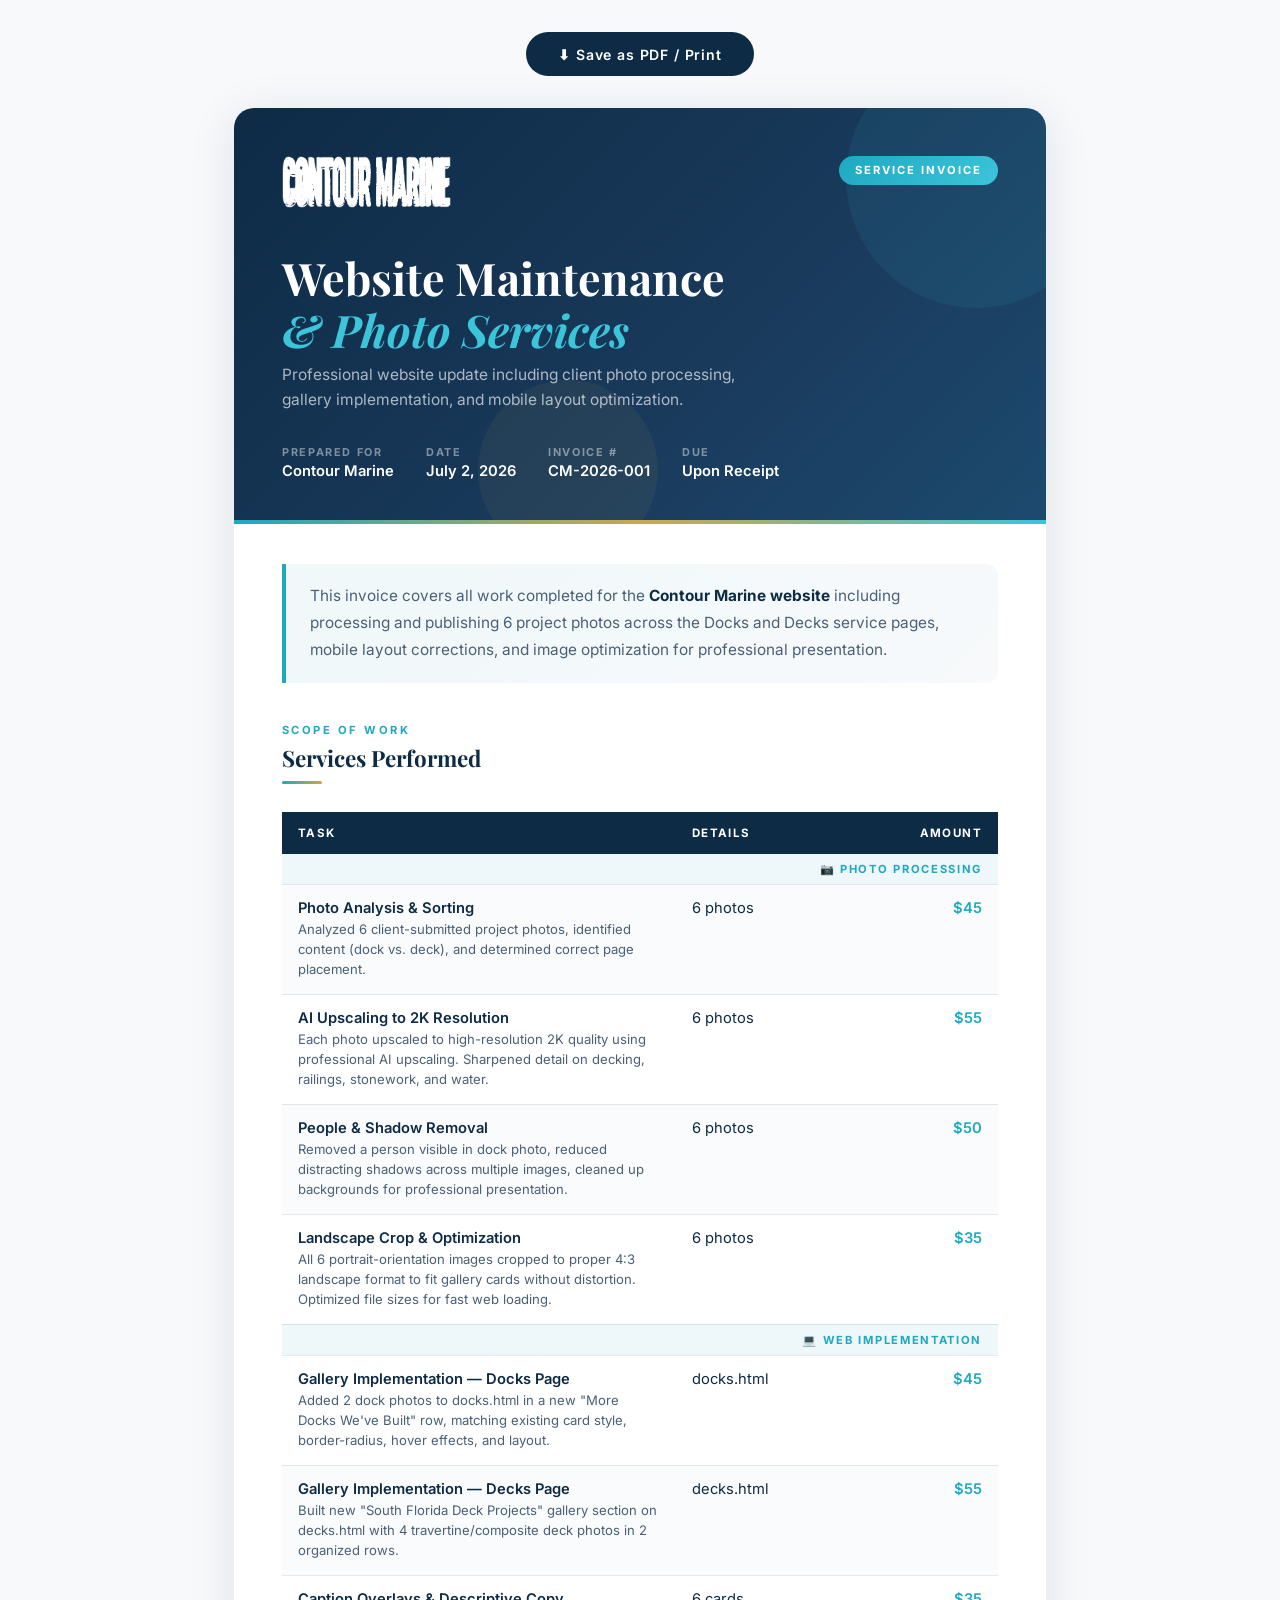
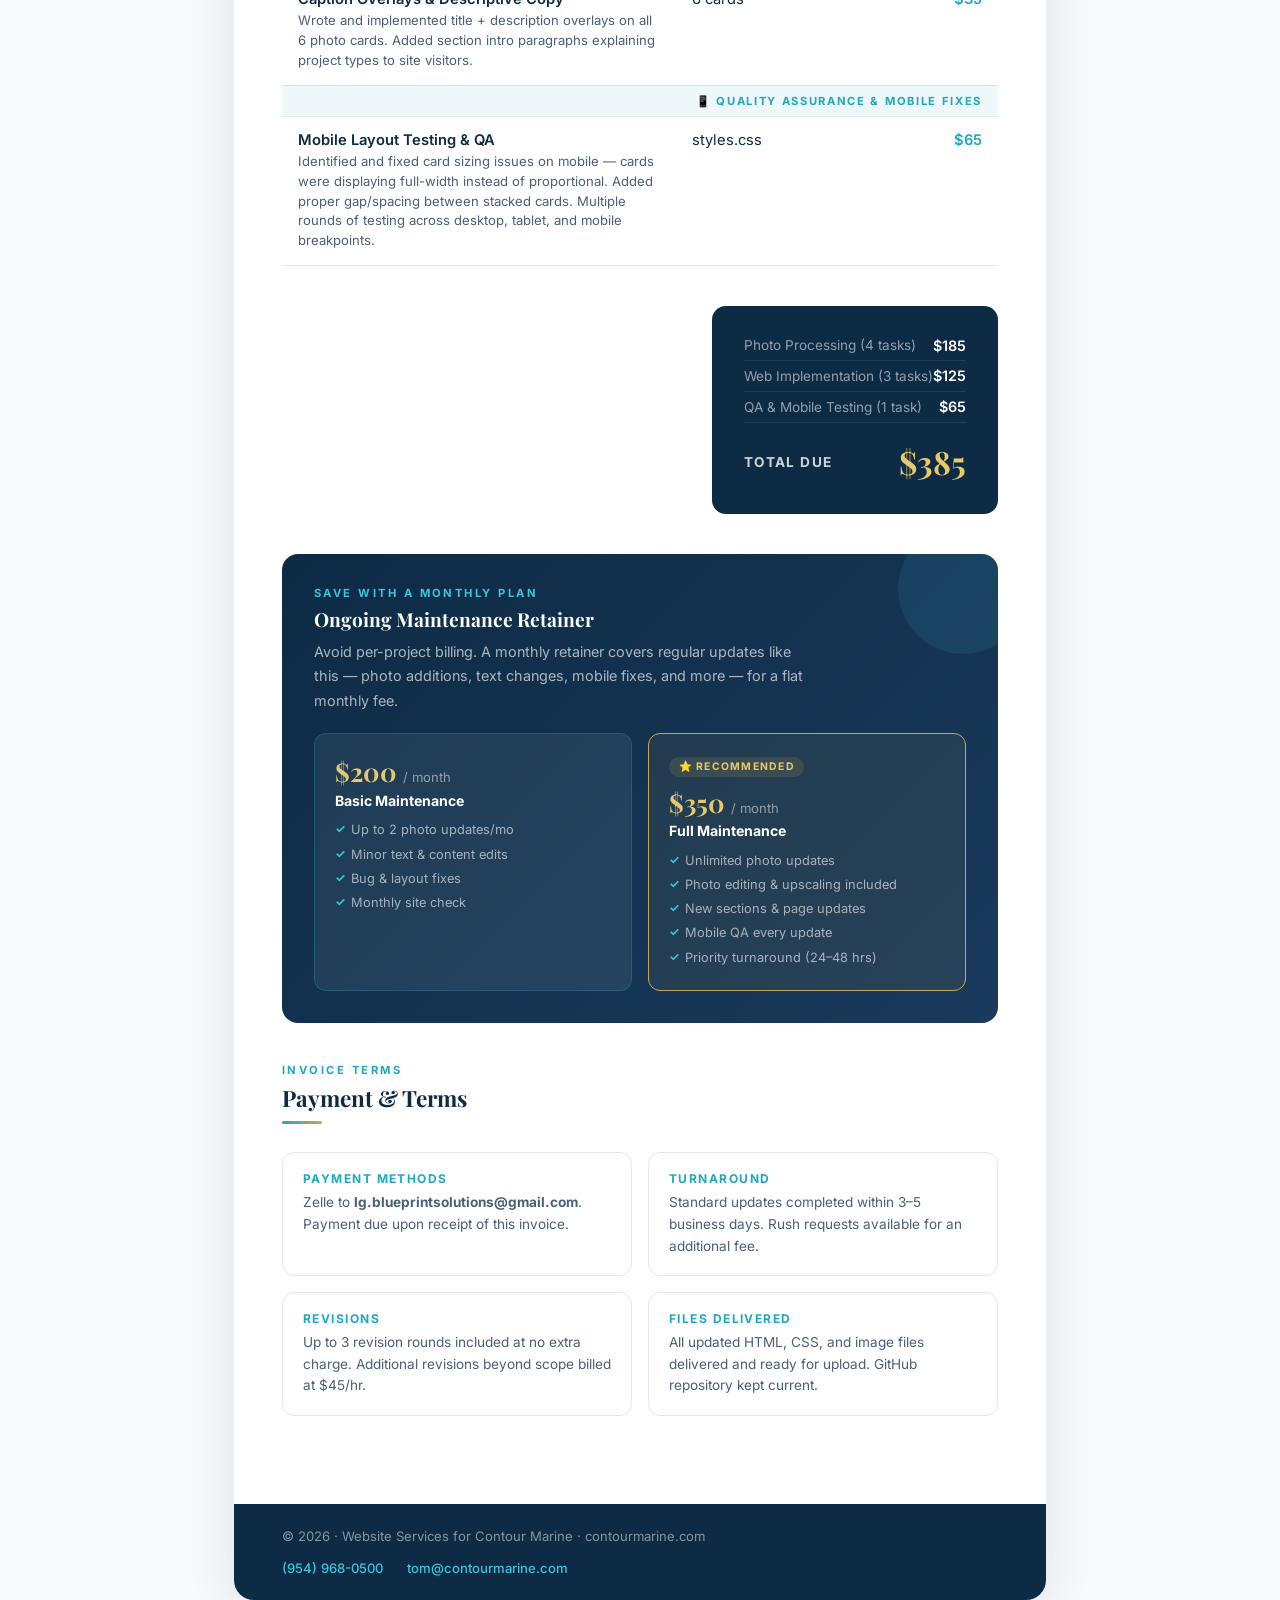
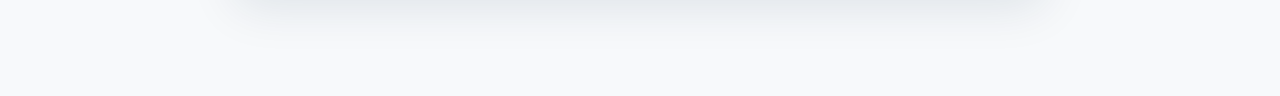
<file: proposal.html>
<!DOCTYPE html>
<html lang="en">
<head>
  <meta charset="UTF-8" />
  <meta name="viewport" content="width=device-width, initial-scale=1.0" />
  <title>Website Maintenance Proposal — Contour Marine</title>
  <link href="https://fonts.googleapis.com/css2?family=Playfair+Display:wght@600;700;800&family=Inter:wght@400;500;600;700&display=swap" rel="stylesheet" />
  <style>
    *, *::before, *::after { box-sizing: border-box; margin: 0; padding: 0; }

    :root {
      --navy: #0d2b45;
      --navy-light: #1a3a5c;
      --teal: #1fa8c0;
      --teal-bright: #3bc4da;
      --gold: #c9a84c;
      --gold-light: #e8c96a;
      --white: #ffffff;
      --off-white: #f7f9fb;
      --text-mid: #4a6077;
      --border: rgba(13,43,69,0.10);
    }

    body {
      font-family: 'Inter', sans-serif;
      background: var(--off-white);
      color: var(--navy);
      min-height: 100vh;
    }

    /* ── PRINT ── */
    @media print {
      body { background: white; }
      .no-print { display: none !important; }
      .page { box-shadow: none !important; margin: 0 !important; border-radius: 0 !important; }
      .page-break { page-break-before: always; }
    }

    /* ── WRAPPER ── */
    .wrapper {
      max-width: 860px;
      margin: 0 auto;
      padding: 2rem 1.5rem 4rem;
    }

    /* ── PAGE CARD ── */
    .page {
      background: white;
      border-radius: 20px;
      box-shadow: 0 8px 48px rgba(13,43,69,0.10);
      overflow: hidden;
      margin-bottom: 2rem;
    }

    /* ── HEADER ── */
    .header {
      background: linear-gradient(135deg, var(--navy) 0%, var(--navy-light) 60%, #1c4a6e 100%);
      padding: 3rem 3rem 2.5rem;
      position: relative;
      overflow: hidden;
    }
    .header::before {
      content: '';
      position: absolute;
      top: -60px; right: -60px;
      width: 260px; height: 260px;
      border-radius: 50%;
      background: rgba(59,196,218,0.08);
    }
    .header::after {
      content: '';
      position: absolute;
      bottom: -40px; left: 30%;
      width: 180px; height: 180px;
      border-radius: 50%;
      background: rgba(201,168,76,0.07);
    }
    .header-top {
      display: flex;
      justify-content: space-between;
      align-items: flex-start;
      margin-bottom: 2.5rem;
      position: relative; z-index: 1;
    }
    .logo-area img {
      height: 52px;
      width: auto;
      filter: brightness(0) invert(1);
    }
    .proposal-badge {
      background: linear-gradient(135deg, var(--teal), var(--teal-bright));
      color: white;
      font-size: 0.7rem;
      font-weight: 700;
      letter-spacing: 0.18em;
      text-transform: uppercase;
      padding: 0.45rem 1rem;
      border-radius: 50px;
    }
    .header-title {
      position: relative; z-index: 1;
    }
    .header-title h1 {
      font-family: 'Playfair Display', serif;
      font-size: clamp(1.8rem, 4vw, 2.8rem);
      color: white;
      line-height: 1.15;
      margin-bottom: 0.5rem;
    }
    .header-title h1 em {
      color: var(--teal-bright);
      font-style: italic;
    }
    .header-title p {
      color: rgba(255,255,255,0.65);
      font-size: 0.97rem;
      line-height: 1.6;
      max-width: 480px;
    }
    .header-meta {
      display: flex;
      gap: 2rem;
      margin-top: 2rem;
      position: relative; z-index: 1;
    }
    .header-meta-item {
      display: flex;
      flex-direction: column;
      gap: 0.2rem;
    }
    .header-meta-item .label {
      font-size: 0.68rem;
      font-weight: 700;
      letter-spacing: 0.15em;
      text-transform: uppercase;
      color: rgba(255,255,255,0.45);
    }
    .header-meta-item .value {
      font-size: 0.92rem;
      font-weight: 600;
      color: white;
    }
    .gold-bar {
      height: 4px;
      background: linear-gradient(90deg, var(--teal), var(--gold), var(--teal-bright));
    }

    /* ── BODY ── */
    .body {
      padding: 2.5rem 3rem 3rem;
    }

    /* ── SECTION LABEL ── */
    .section-label {
      font-size: 0.7rem;
      font-weight: 700;
      letter-spacing: 0.22em;
      text-transform: uppercase;
      color: var(--teal);
      display: block;
      margin-bottom: 0.4rem;
    }
    .section-title {
      font-family: 'Playfair Display', serif;
      font-size: 1.4rem;
      color: var(--navy);
      margin-bottom: 0.5rem;
    }
    .divider {
      width: 40px;
      height: 3px;
      background: linear-gradient(90deg, var(--teal), var(--gold));
      border-radius: 2px;
      margin-bottom: 1.75rem;
    }

    /* ── INTRO BOX ── */
    .intro-box {
      background: linear-gradient(135deg, #f0f8fa, #f7f9fb);
      border-left: 4px solid var(--teal);
      border-radius: 0 12px 12px 0;
      padding: 1.2rem 1.5rem;
      margin-bottom: 2.5rem;
      font-size: 0.96rem;
      line-height: 1.75;
      color: var(--text-mid);
    }
    .intro-box strong { color: var(--navy); }

    /* ── WORK ITEMS TABLE ── */
    .work-table {
      width: 100%;
      border-collapse: collapse;
      margin-bottom: 2.5rem;
      font-size: 0.92rem;
    }
    .work-table thead tr {
      background: var(--navy);
      color: white;
    }
    .work-table thead th {
      padding: 0.85rem 1rem;
      text-align: left;
      font-size: 0.72rem;
      font-weight: 700;
      letter-spacing: 0.12em;
      text-transform: uppercase;
    }
    .work-table thead th:last-child { text-align: right; }
    .work-table tbody tr {
      border-bottom: 1px solid var(--border);
      transition: background 0.2s;
    }
    .work-table tbody tr:nth-child(even) { background: #f9fbfc; }
    .work-table tbody tr:hover { background: #eef7fa; }
    .work-table td {
      padding: 0.9rem 1rem;
      vertical-align: top;
      color: var(--navy);
    }
    .work-table td:last-child {
      text-align: right;
      font-weight: 600;
      color: var(--teal);
      white-space: nowrap;
    }
    .work-table .task-name {
      font-weight: 600;
      color: var(--navy);
      display: block;
      margin-bottom: 0.2rem;
    }
    .work-table .task-desc {
      font-size: 0.82rem;
      color: var(--text-mid);
      line-height: 1.5;
    }
    .work-table .category-row td {
      background: #eef7fa;
      color: var(--teal);
      font-size: 0.7rem;
      font-weight: 700;
      letter-spacing: 0.15em;
      text-transform: uppercase;
      padding: 0.5rem 1rem;
    }

    /* ── TOTAL BOX ── */
    .total-area {
      display: flex;
      justify-content: flex-end;
      margin-bottom: 2.5rem;
    }
    .total-box {
      background: var(--navy);
      border-radius: 14px;
      padding: 1.5rem 2rem;
      min-width: 280px;
    }
    .total-row {
      display: flex;
      justify-content: space-between;
      align-items: center;
      padding: 0.4rem 0;
      font-size: 0.9rem;
      color: rgba(255,255,255,0.6);
      border-bottom: 1px solid rgba(255,255,255,0.08);
    }
    .total-row:last-child { border-bottom: none; }
    .total-row.grand {
      padding-top: 0.85rem;
      margin-top: 0.25rem;
    }
    .total-row.grand .total-label {
      font-size: 0.85rem;
      font-weight: 700;
      letter-spacing: 0.1em;
      text-transform: uppercase;
      color: rgba(255,255,255,0.8);
    }
    .total-row.grand .total-amount {
      font-family: 'Playfair Display', serif;
      font-size: 2rem;
      font-weight: 700;
      color: var(--gold-light);
    }
    .total-row .total-label { color: rgba(255,255,255,0.55); font-size: 0.85rem; }
    .total-row .total-amount { color: white; font-weight: 600; }

    /* ── RETAINER SECTION ── */
    .retainer-section {
      background: linear-gradient(135deg, var(--navy), var(--navy-light));
      border-radius: 16px;
      padding: 2rem;
      margin-bottom: 2.5rem;
      color: white;
      position: relative;
      overflow: hidden;
    }
    .retainer-section::before {
      content: '';
      position: absolute;
      top: -30px; right: -30px;
      width: 130px; height: 130px;
      border-radius: 50%;
      background: rgba(59,196,218,0.1);
    }
    .retainer-section .section-label { color: var(--teal-bright); }
    .retainer-section .section-title { color: white; font-size: 1.2rem; }
    .retainer-section p {
      color: rgba(255,255,255,0.65);
      font-size: 0.9rem;
      line-height: 1.7;
      margin-bottom: 1.25rem;
      max-width: 500px;
    }
    .retainer-cards {
      display: grid;
      grid-template-columns: 1fr 1fr;
      gap: 1rem;
      position: relative; z-index: 1;
    }
    .retainer-card {
      background: rgba(255,255,255,0.07);
      border: 1px solid rgba(59,196,218,0.2);
      border-radius: 12px;
      padding: 1.25rem;
    }
    .retainer-card .price {
      font-family: 'Playfair Display', serif;
      font-size: 1.6rem;
      font-weight: 700;
      color: var(--gold-light);
      margin-bottom: 0.2rem;
    }
    .retainer-card .price span {
      font-family: 'Inter', sans-serif;
      font-size: 0.82rem;
      color: rgba(255,255,255,0.5);
      font-weight: 400;
    }
    .retainer-card h4 {
      font-size: 0.88rem;
      font-weight: 700;
      color: white;
      margin-bottom: 0.6rem;
    }
    .retainer-card ul {
      list-style: none;
      padding: 0;
    }
    .retainer-card ul li {
      font-size: 0.8rem;
      color: rgba(255,255,255,0.6);
      padding: 0.2rem 0;
      padding-left: 1rem;
      position: relative;
      line-height: 1.4;
    }
    .retainer-card ul li::before {
      content: '✓';
      position: absolute;
      left: 0;
      color: var(--teal-bright);
      font-weight: 700;
      font-size: 0.75rem;
    }
    .retainer-card.highlight {
      border-color: var(--gold);
      background: rgba(201,168,76,0.08);
    }
    .retainer-card.highlight .recommended {
      font-size: 0.65rem;
      font-weight: 700;
      letter-spacing: 0.12em;
      text-transform: uppercase;
      color: var(--gold-light);
      background: rgba(201,168,76,0.15);
      border-radius: 50px;
      padding: 0.2rem 0.6rem;
      display: inline-block;
      margin-bottom: 0.5rem;
    }

    /* ── TERMS ── */
    .terms-grid {
      display: grid;
      grid-template-columns: 1fr 1fr;
      gap: 1rem;
      margin-bottom: 2.5rem;
    }
    .term-box {
      border: 1px solid var(--border);
      border-radius: 12px;
      padding: 1.1rem 1.25rem;
    }
    .term-box h5 {
      font-size: 0.75rem;
      font-weight: 700;
      letter-spacing: 0.12em;
      text-transform: uppercase;
      color: var(--teal);
      margin-bottom: 0.4rem;
    }
    .term-box p {
      font-size: 0.85rem;
      color: var(--text-mid);
      line-height: 1.6;
    }

    /* ── FOOTER ── */
    .footer-bar {
      background: var(--navy);
      padding: 1.5rem 3rem;
      display: flex;
      justify-content: space-between;
      align-items: center;
      gap: 1rem;
      flex-wrap: wrap;
    }
    .footer-bar p {
      font-size: 0.82rem;
      color: rgba(255,255,255,0.5);
    }
    .footer-bar .contact-info {
      display: flex;
      gap: 1.5rem;
      flex-wrap: wrap;
    }
    .footer-bar .contact-info a {
      font-size: 0.82rem;
      color: var(--teal-bright);
      text-decoration: none;
      font-weight: 500;
    }

    /* ── PRINT BUTTON ── */
    .print-btn {
      display: block;
      width: fit-content;
      margin: 0 auto 2rem;
      background: var(--navy);
      color: white;
      border: none;
      border-radius: 50px;
      padding: 0.85rem 2rem;
      font-size: 0.88rem;
      font-weight: 600;
      letter-spacing: 0.06em;
      cursor: pointer;
      text-decoration: none;
      transition: background 0.2s;
    }
    .print-btn:hover { background: var(--navy-light); }

    @media (max-width: 600px) {
      .header { padding: 2rem 1.5rem; }
      .body { padding: 1.75rem 1.5rem 2rem; }
      .header-meta { flex-wrap: wrap; gap: 1rem; }
      .retainer-cards { grid-template-columns: 1fr; }
      .terms-grid { grid-template-columns: 1fr; }
      .total-box { min-width: unset; width: 100%; }
      .total-area { justify-content: stretch; }
      .footer-bar { flex-direction: column; align-items: flex-start; }
    }
  </style>
</head>
<body>

<div class="wrapper">

  <a href="javascript:window.print()" class="print-btn no-print">⬇ Save as PDF / Print</a>

  <div class="page">

    <!-- HEADER -->
    <div class="header">
      <div class="header-top">
        <div class="logo-area">
          <img src="images/logo-final.png" alt="Contour Marine" />
        </div>
        <div class="proposal-badge">Service Invoice</div>
      </div>
      <div class="header-title">
        <h1>Website Maintenance<br /><em>& Photo Services</em></h1>
        <p>Professional website update including client photo processing, gallery implementation, and mobile layout optimization.</p>
      </div>
      <div class="header-meta">
        <div class="header-meta-item">
          <span class="label">Prepared For</span>
          <span class="value">Contour Marine</span>
        </div>
        <div class="header-meta-item">
          <span class="label">Date</span>
          <span class="value">July 2, 2026</span>
        </div>
        <div class="header-meta-item">
          <span class="label">Invoice #</span>
          <span class="value">CM-2026-001</span>
        </div>
        <div class="header-meta-item">
          <span class="label">Due</span>
          <span class="value">Upon Receipt</span>
        </div>
      </div>
    </div>
    <div class="gold-bar"></div>

    <!-- BODY -->
    <div class="body">

      <!-- Intro -->
      <div class="intro-box">
        This invoice covers all work completed for the <strong>Contour Marine website</strong> including processing and publishing 6 project photos across the Docks and Decks service pages, mobile layout corrections, and image optimization for professional presentation.
      </div>

      <!-- Work Performed -->
      <span class="section-label">Scope of Work</span>
      <h2 class="section-title">Services Performed</h2>
      <div class="divider"></div>

      <table class="work-table">
        <thead>
          <tr>
            <th style="width:55%">Task</th>
            <th style="width:20%">Details</th>
            <th>Amount</th>
          </tr>
        </thead>
        <tbody>

          <!-- Photo Work -->
          <tr class="category-row"><td colspan="3">📷 Photo Processing</td></tr>
          <tr>
            <td>
              <span class="task-name">Photo Analysis & Sorting</span>
              <span class="task-desc">Analyzed 6 client-submitted project photos, identified content (dock vs. deck), and determined correct page placement.</span>
            </td>
            <td>6 photos</td>
            <td>$45</td>
          </tr>
          <tr>
            <td>
              <span class="task-name">AI Upscaling to 2K Resolution</span>
              <span class="task-desc">Each photo upscaled to high-resolution 2K quality using professional AI upscaling. Sharpened detail on decking, railings, stonework, and water.</span>
            </td>
            <td>6 photos</td>
            <td>$55</td>
          </tr>
          <tr>
            <td>
              <span class="task-name">People & Shadow Removal</span>
              <span class="task-desc">Removed a person visible in dock photo, reduced distracting shadows across multiple images, cleaned up backgrounds for professional presentation.</span>
            </td>
            <td>6 photos</td>
            <td>$50</td>
          </tr>
          <tr>
            <td>
              <span class="task-name">Landscape Crop & Optimization</span>
              <span class="task-desc">All 6 portrait-orientation images cropped to proper 4:3 landscape format to fit gallery cards without distortion. Optimized file sizes for fast web loading.</span>
            </td>
            <td>6 photos</td>
            <td>$35</td>
          </tr>

          <!-- Web Implementation -->
          <tr class="category-row"><td colspan="3">💻 Web Implementation</td></tr>
          <tr>
            <td>
              <span class="task-name">Gallery Implementation — Docks Page</span>
              <span class="task-desc">Added 2 dock photos to docks.html in a new "More Docks We've Built" row, matching existing card style, border-radius, hover effects, and layout.</span>
            </td>
            <td>docks.html</td>
            <td>$45</td>
          </tr>
          <tr>
            <td>
              <span class="task-name">Gallery Implementation — Decks Page</span>
              <span class="task-desc">Built new "South Florida Deck Projects" gallery section on decks.html with 4 travertine/composite deck photos in 2 organized rows.</span>
            </td>
            <td>decks.html</td>
            <td>$55</td>
          </tr>
          <tr>
            <td>
              <span class="task-name">Caption Overlays & Descriptive Copy</span>
              <span class="task-desc">Wrote and implemented title + description overlays on all 6 photo cards. Added section intro paragraphs explaining project types to site visitors.</span>
            </td>
            <td>6 cards</td>
            <td>$35</td>
          </tr>

          <!-- QA & Fixes -->
          <tr class="category-row"><td colspan="3">📱 Quality Assurance & Mobile Fixes</td></tr>
          <tr>
            <td>
              <span class="task-name">Mobile Layout Testing & QA</span>
              <span class="task-desc">Identified and fixed card sizing issues on mobile — cards were displaying full-width instead of proportional. Added proper gap/spacing between stacked cards. Multiple rounds of testing across desktop, tablet, and mobile breakpoints.</span>
            </td>
            <td>styles.css</td>
            <td>$65</td>
          </tr>

        </tbody>
      </table>

      <!-- Total -->
      <div class="total-area">
        <div class="total-box">
          <div class="total-row">
            <span class="total-label">Photo Processing (4 tasks)</span>
            <span class="total-amount">$185</span>
          </div>
          <div class="total-row">
            <span class="total-label">Web Implementation (3 tasks)</span>
            <span class="total-amount">$125</span>
          </div>
          <div class="total-row">
            <span class="total-label">QA & Mobile Testing (1 task)</span>
            <span class="total-amount">$65</span>
          </div>
          <div class="total-row grand">
            <span class="total-label">Total Due</span>
            <span class="total-amount">$385</span>
          </div>
        </div>
      </div>

      <!-- Retainer Offer -->
      <div class="retainer-section">
        <span class="section-label">Save with a Monthly Plan</span>
        <h3 class="section-title">Ongoing Maintenance Retainer</h3>
        <p>Avoid per-project billing. A monthly retainer covers regular updates like this — photo additions, text changes, mobile fixes, and more — for a flat monthly fee.</p>
        <div class="retainer-cards">
          <div class="retainer-card">
            <div class="price">$200 <span>/ month</span></div>
            <h4>Basic Maintenance</h4>
            <ul>
              <li>Up to 2 photo updates/mo</li>
              <li>Minor text & content edits</li>
              <li>Bug & layout fixes</li>
              <li>Monthly site check</li>
            </ul>
          </div>
          <div class="retainer-card highlight">
            <span class="recommended">⭐ Recommended</span>
            <div class="price">$350 <span>/ month</span></div>
            <h4>Full Maintenance</h4>
            <ul>
              <li>Unlimited photo updates</li>
              <li>Photo editing & upscaling included</li>
              <li>New sections & page updates</li>
              <li>Mobile QA every update</li>
              <li>Priority turnaround (24–48 hrs)</li>
            </ul>
          </div>
        </div>
      </div>

      <!-- Terms -->
      <span class="section-label">Invoice Terms</span>
      <h2 class="section-title">Payment & Terms</h2>
      <div class="divider"></div>

      <div class="terms-grid">
        <div class="term-box">
          <h5>Payment Methods</h5>
          <p>Zelle to <strong>lg.blueprintsolutions@gmail.com</strong>. Payment due upon receipt of this invoice.</p>
        </div>
        <div class="term-box">
          <h5>Turnaround</h5>
          <p>Standard updates completed within 3–5 business days. Rush requests available for an additional fee.</p>
        </div>
        <div class="term-box">
          <h5>Revisions</h5>
          <p>Up to 3 revision rounds included at no extra charge. Additional revisions beyond scope billed at $45/hr.</p>
        </div>
        <div class="term-box">
          <h5>Files Delivered</h5>
          <p>All updated HTML, CSS, and image files delivered and ready for upload. GitHub repository kept current.</p>
        </div>
      </div>

    </div><!-- /.body -->

    <!-- FOOTER -->
    <div class="footer-bar">
      <p>© 2026 · Website Services for Contour Marine · contourmarine.com</p>
      <div class="contact-info">
        <a href="tel:+19549680500">(954) 968-0500</a>
        <a href="mailto:tom@contourmarine.com">tom@contourmarine.com</a>
      </div>
    </div>

  </div><!-- /.page -->

</div><!-- /.wrapper -->

</body>
</html>
</file>
